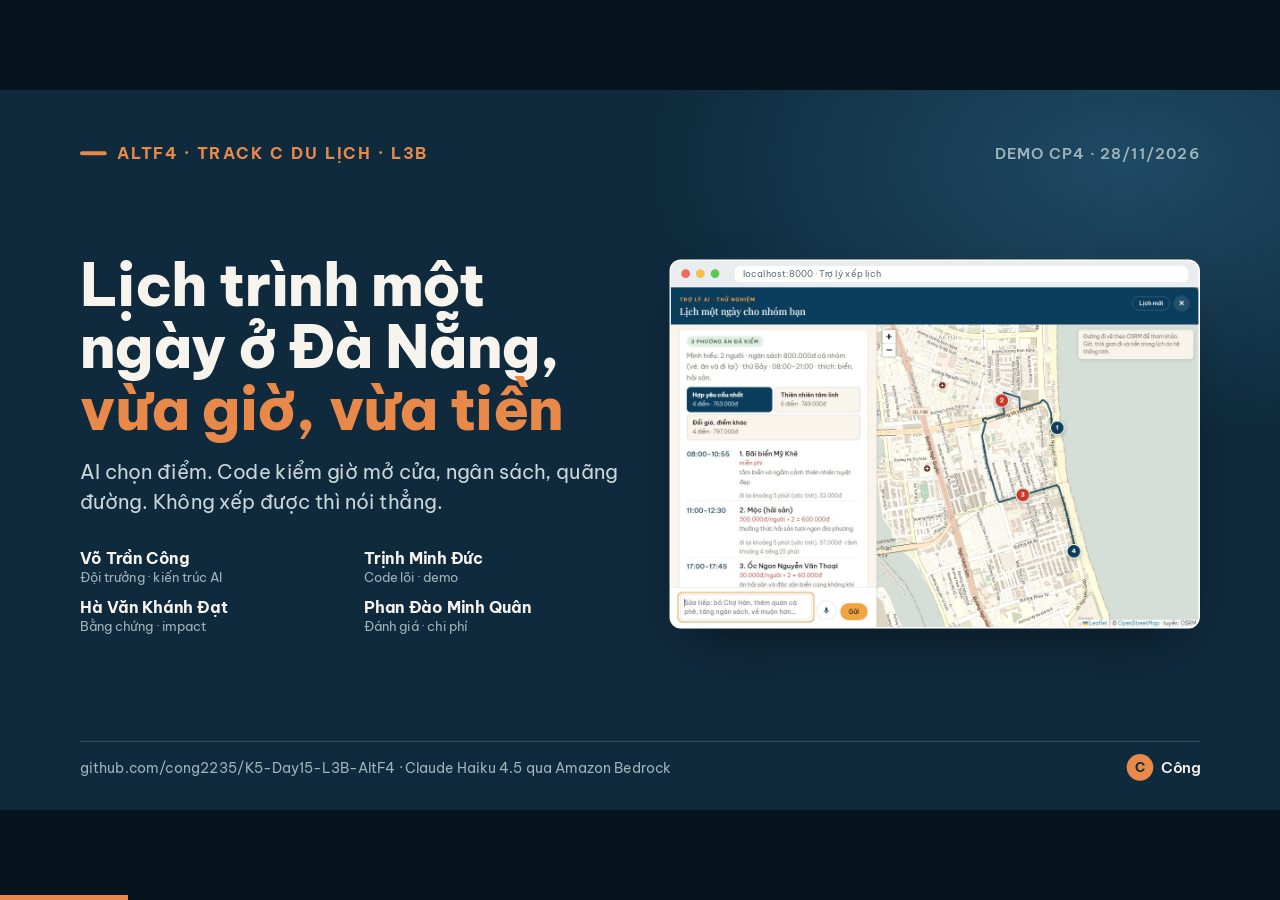
<file: slides/demo-slides.html>
<!doctype html>
<html lang="vi">
<head>
<meta charset="utf-8">
<meta name="viewport" content="width=device-width, initial-scale=1">
<title>AltF4 – Lịch trình 1 ngày Đà Nẵng (demo CP4)</title>
<link rel="preconnect" href="https://fonts.googleapis.com">
<link rel="stylesheet" href="https://fonts.googleapis.com/css2?family=Be+Vietnam+Pro:wght@400;500;600;700;800&display=swap">
<style>
@page { size: 1920px 1080px; margin: 0; }
* { box-sizing: border-box; margin: 0; padding: 0; }
:root {
  --navy: #0F2A3D; --teal: #0B6B74; --teal2: #DDEFEE; --sun: #E8894A; --sunbg: #FCEBDD;
  --sand: #F7F4EE; --mist: #E6F0EF; --ink: #0F2A3D; --body: #3D5060; --muted: #5E6E7A; --line: #D6DEE1;
  --ok: #1D6E49; --okbg: #DDF1E6; --warn: #9A3412; --warnbg: #FDEBD8;
}
html, body { margin: 0; }
body { font-family: 'Be Vietnam Pro', Arial, sans-serif; color: var(--ink); -webkit-print-color-adjust: exact; print-color-adjust: exact; }
b { font-weight: 700; }

/* ---------- khung trang ---------- */
section { width: 1920px; height: 1080px; position: relative; overflow: hidden; padding: 80px 120px 128px; background: var(--sand); display: flex; flex-direction: column; break-after: page; page-break-after: always; }
section.alt { background: var(--mist); }
section.dark { background: radial-gradient(1200px 700px at 88% 10%, #1E4A63 0%, transparent 60%), var(--navy); color: #F2EFE8; }
.top { display: flex; justify-content: space-between; align-items: center; }
.eyebrow { font-size: 24px; font-weight: 700; letter-spacing: 3px; text-transform: uppercase; color: var(--teal); display: flex; align-items: center; gap: 16px; }
.eyebrow::before { content: ""; width: 40px; height: 6px; border-radius: 3px; background: var(--sun); }
.dark .eyebrow { color: var(--sun); }
.pg { font-size: 22px; font-weight: 600; letter-spacing: 2px; color: var(--muted); }
.dark .pg { color: #9FB3BA; }
h2 { font-size: 62px; font-weight: 800; line-height: 1.1; margin-top: 18px; letter-spacing: -.5px; }
.dark h2 { color: #F7F4EE; }
h3 { font-size: 30px; font-weight: 700; line-height: 1.25; }
.lede { font-size: 30px; line-height: 1.45; color: var(--body); margin-top: 16px; }
.dark .lede { color: #C9D6DA; }
.small { font-size: 22px; line-height: 1.45; color: var(--muted); }
.hl { color: var(--teal); }
.dark .hl { color: var(--sun); }

.foot { position: absolute; left: 120px; right: 120px; bottom: 44px; display: flex; justify-content: space-between; align-items: center; gap: 40px; border-top: 2px solid var(--line); padding-top: 18px; }
.dark .foot { border-color: rgba(255,255,255,.14); }
.foot .src { font-size: 21px; color: var(--muted); }
.dark .foot .src { color: #9FB3BA; }
.speaker { display: flex; align-items: center; gap: 12px; font-size: 22px; font-weight: 600; white-space: nowrap; }
.speaker i { font-style: normal; width: 40px; height: 40px; border-radius: 50%; background: var(--teal); color: #fff; display: grid; place-items: center; font-size: 19px; font-weight: 700; }
.dark .speaker i { background: var(--sun); color: var(--navy); }

.card { background: #fff; border: 2px solid var(--line); border-radius: 22px; padding: 30px 34px; box-shadow: 0 14px 36px -22px rgba(15,42,61,.35); }
.big { font-size: 120px; font-weight: 800; line-height: 1; letter-spacing: -3px; color: var(--teal); }
.lbl { font-size: 28px; line-height: 1.35; margin-top: 14px; }
.src-note { font-size: 20px; color: var(--muted); margin-top: 12px; }

/* khung trình duyệt bọc ảnh chụp giao diện */
.browser { border-radius: 18px; overflow: hidden; background: #fff; box-shadow: 0 40px 80px -36px rgba(0,0,0,.55); border: 2px solid rgba(15,42,61,.12); }
.browser .chrome { height: 40px; background: #E9EDEF; display: flex; align-items: center; gap: 9px; padding: 0 16px; }
.browser .chrome i { width: 13px; height: 13px; border-radius: 50%; background: #C6CFD3; }
.browser .chrome i:nth-child(1) { background: #EC6A5E; } .browser .chrome i:nth-child(2) { background: #F4BF4F; } .browser .chrome i:nth-child(3) { background: #61C554; }
.browser .chrome span { margin-left: 14px; flex: 1; height: 24px; border-radius: 8px; background: #fff; font-size: 14px; color: var(--muted); display: flex; align-items: center; padding: 0 12px; }
.browser img { display: block; width: 100%; }
.dark .browser { border-color: rgba(255,255,255,.1); }

/* ---------- 1 · bìa ---------- */
.cover-grid { display: grid; grid-template-columns: 820px 1fr; gap: 64px; flex: 1; align-items: center; }
.cover-title { font-size: 88px; font-weight: 800; line-height: 1.06; color: #F7F4EE; letter-spacing: -1px; }
.cover-title .hl { color: var(--sun); }
.cover-sub { font-size: 30px; line-height: 1.45; color: #C9D6DA; margin-top: 28px; }
.team { display: grid; grid-template-columns: repeat(2, 1fr); gap: 18px 32px; margin-top: 48px; }
.member p:first-child { font-size: 24px; font-weight: 700; color: #F7F4EE; }
.member p:last-child { font-size: 19px; color: #9FB3BA; margin-top: 2px; }

/* ---------- 2 · pain ---------- */
.trio { display: grid; grid-template-columns: repeat(3, 1fr); gap: 32px; margin-top: 40px; }
.trio .card { padding: 36px 38px; }
.stack { display: flex; height: 16px; border-radius: 8px; overflow: hidden; margin-top: 18px; }
.keys { display: flex; gap: 18px; margin-top: 10px; font-size: 20px; color: var(--body); }
.keys span { display: inline-flex; align-items: center; gap: 8px; }
.keys i { width: 14px; height: 14px; border-radius: 4px; display: inline-block; }
.quote-row { display: grid; grid-template-columns: 1fr 1fr; gap: 32px; margin-top: 32px; }
.quote { background: #fff; border-left: 8px solid var(--sun); border-radius: 0 18px 18px 0; padding: 22px 30px; }
.quote .q { font-size: 30px; font-style: italic; line-height: 1.35; }
.quote .who { font-size: 20px; color: var(--muted); margin-top: 8px; }
.who-line { margin-top: 24px; font-size: 26px; color: var(--body); }

/* ---------- 3 · vì sao ---------- */
.two { display: grid; grid-template-columns: 1fr 1fr; gap: 40px; margin-top: 44px; }
.bars { display: flex; flex-direction: column; gap: 22px; margin-top: 26px; }
.bar { display: grid; grid-template-columns: 400px 1fr 50px; gap: 18px; align-items: center; }
.bar .name { font-size: 25px; line-height: 1.3; }
.bar .track { height: 38px; background: #E7ECEE; border-radius: 10px; overflow: hidden; }
.bar .fill { height: 38px; background: #A9BCC2; border-radius: 10px; }
.bar .fill.hi { background: linear-gradient(90deg, var(--teal), #13909B); }
.bar .val { font-size: 30px; font-weight: 800; text-align: right; }
.calc { margin-top: 26px; font-size: 22px; line-height: 1.55; color: var(--body); background: var(--mist); border-radius: 14px; padding: 16px 20px; }

/* ---------- 4 · giải pháp ---------- */
.flow { display: flex; align-items: stretch; margin-top: 44px; }
.step { flex: 1; border-radius: 18px; padding: 24px 22px; background: #fff; border: 3px solid var(--line); }
.step.ai { background: var(--teal2); border-color: var(--teal); }
.step .who { font-size: 17px; font-weight: 700; letter-spacing: 1.5px; text-transform: uppercase; color: var(--muted); }
.step.ai .who { color: var(--teal); }
.step h3 { font-size: 28px; margin-top: 6px; }
.step p { font-size: 21px; line-height: 1.35; color: var(--body); margin-top: 8px; }
.arrow { width: 44px; flex: none; display: grid; place-items: center; }
.loop { margin-top: 12px; display: flex; justify-content: center; }
.loop span { font-size: 21px; font-weight: 600; color: var(--warn); background: var(--sunbg); padding: 6px 18px; border-radius: 999px; }
.keys3 { display: grid; grid-template-columns: repeat(3, 1fr); gap: 28px; margin-top: 36px; }
.key { display: flex; gap: 18px; align-items: flex-start; }
.key .ic { flex: none; width: 56px; height: 56px; border-radius: 16px; background: var(--teal2); display: grid; place-items: center; }
.key h3 { font-size: 26px; }
.key p { font-size: 22px; line-height: 1.4; color: var(--body); margin-top: 4px; }
.vs-gpt { margin-top: 32px; display: flex; gap: 22px; align-items: center; background: var(--navy); color: #F2EFE8; border-radius: 18px; padding: 20px 28px; font-size: 23px; line-height: 1.4; }
.vs-gpt b { color: var(--sun); }

/* ---------- 5 · giao diện ---------- */
.ui-grid { display: grid; grid-template-columns: 1010px 1fr; gap: 48px; margin-top: 30px; align-items: start; }
.shot { position: relative; }
.pin { position: absolute; width: 50px; height: 50px; border-radius: 50%; background: var(--sun); color: var(--navy); font-size: 24px; font-weight: 800; display: grid; place-items: center; transform: translate(-50%, -50%); box-shadow: 0 0 0 6px rgba(232,137,74,.3), 0 8px 18px rgba(0,0,0,.25); }
.notes { display: flex; flex-direction: column; gap: 22px; }
.note { display: grid; grid-template-columns: 50px 1fr; gap: 18px; align-items: start; }
.note .n { width: 50px; height: 50px; border-radius: 50%; background: var(--sun); color: var(--navy); font-size: 24px; font-weight: 800; display: grid; place-items: center; }
.note h3 { font-size: 26px; }
.note p { font-size: 21px; line-height: 1.4; color: var(--body); margin-top: 4px; }

/* ---------- 6 · demo ---------- */
.demo-grid { display: grid; grid-template-columns: 410px 1fr; gap: 56px; margin-top: 30px; align-items: start; }
.script { display: flex; flex-direction: column; gap: 18px; }
.sc { display: grid; grid-template-columns: 64px 1fr; gap: 20px; align-items: start; background: #fff; border: 2px solid var(--line); border-radius: 18px; padding: 20px 24px; }
.sc .n { font-size: 44px; font-weight: 800; color: var(--teal); line-height: 1; }
.sc h3 { font-size: 25px; }
.sc p { font-size: 21px; line-height: 1.4; color: var(--body); margin-top: 6px; }
.sc .ask { font-style: italic; color: var(--ink); }
.sc.judge { background: var(--navy); border-color: var(--navy); }
.sc.judge .n { color: var(--sun); }
.sc.judge h3 { color: #F7F4EE; }
.sc.judge p { color: #C9D6DA; }

/* ---------- 7 · đánh giá ---------- */
.eval-grid { display: grid; grid-template-columns: 560px 1fr; gap: 40px; margin-top: 40px; }
.runs { display: flex; flex-direction: column; gap: 16px; margin-top: 22px; }
.run { display: grid; grid-template-columns: 120px 1fr 60px; gap: 16px; align-items: center; }
.run p { font-size: 22px; }
.run .trk { height: 34px; background: #E7ECEE; border-radius: 9px; overflow: hidden; }
.run .trk div { height: 34px; border-radius: 9px; }
.run .v { font-size: 28px; font-weight: 800; text-align: right; }
.metrics { display: grid; grid-template-columns: 1fr 1fr; gap: 20px; }
.metric { background: #fff; border: 2px solid var(--line); border-radius: 18px; padding: 20px 24px; display: flex; justify-content: space-between; align-items: center; gap: 16px; }
.metric p { font-size: 23px; line-height: 1.3; }
.metric small { display: block; font-size: 18px; color: var(--muted); margin-top: 4px; }
.metric .v { font-size: 38px; font-weight: 800; color: var(--teal); white-space: nowrap; display: flex; align-items: center; gap: 10px; }
.ck { display: inline-flex; width: 34px; height: 34px; border-radius: 50%; background: var(--okbg); color: var(--ok); align-items: center; justify-content: center; font-weight: 800; font-size: 20px; }
.fixrow { display: grid; grid-template-columns: 1fr 1fr; gap: 20px; margin-top: 20px; }
.fixrow .card { padding: 20px 26px; }
.fixrow h3 { font-size: 19px; letter-spacing: 1.5px; text-transform: uppercase; }
.fixrow p { font-size: 22px; line-height: 1.4; color: var(--body); margin-top: 8px; }

/* ---------- 8 · chi phí ---------- */
.cost-grid { display: grid; grid-template-columns: 1fr 1.15fr; gap: 40px; margin-top: 40px; }
.hero-cost { background: var(--navy); color: #F2EFE8; border-radius: 22px; padding: 40px 44px; }
.hero-cost .big { color: var(--sun); font-size: 132px; }
.hero-cost .src-note { color: #9FB3BA; }
.models { display: flex; flex-direction: column; gap: 4px; margin-top: 30px; }
.models div { display: flex; justify-content: space-between; font-size: 24px; padding: 12px 0; border-top: 2px solid rgba(255,255,255,.1); color: #C9D6DA; }
.models div b { color: #F7F4EE; }
.cmp-bars .row { margin-top: 26px; }
.cmp-bars .row .t { display: flex; justify-content: space-between; align-items: baseline; font-size: 24px; }
.cmp-bars .row .t > b { font-size: 30px; }
.cmp-bars .trk { height: 40px; border-radius: 10px; background: #E7ECEE; overflow: hidden; margin-top: 10px; }
.cmp-bars .trk div { height: 40px; border-radius: 10px; }
.month { display: grid; grid-template-columns: repeat(3, 1fr); gap: 16px; margin-top: 30px; }
.month div { background: var(--mist); border-radius: 14px; padding: 14px 18px; }
.month p:first-child { font-size: 18px; color: var(--muted); font-weight: 600; }
.month p:last-child { font-size: 30px; font-weight: 800; margin-top: 4px; }

/* ---------- 9 · kết luận ---------- */
.verdict-row { display: flex; align-items: center; gap: 56px; margin-top: 56px; }
.verdict { font-size: 168px; font-weight: 800; color: var(--sun); line-height: .9; letter-spacing: -4px; }
.vgrid { display: grid; grid-template-columns: repeat(3, 1fr); gap: 28px; margin-top: 64px; }
.vcard { background: rgba(255,255,255,.06); border: 2px solid rgba(255,255,255,.12); border-radius: 22px; padding: 34px; }
.vcard .k { font-size: 20px; font-weight: 700; letter-spacing: 2px; text-transform: uppercase; color: var(--sun); display: flex; gap: 10px; align-items: center; }
.vcard .n { font-size: 72px; font-weight: 800; color: #F7F4EE; margin-top: 14px; line-height: 1.05; }
.vcard p { font-size: 22px; line-height: 1.45; color: #C9D6DA; margin-top: 12px; }
.cond { margin-top: 44px; display: flex; gap: 22px; align-items: center; border: 2px dashed rgba(232,137,74,.6); border-radius: 18px; padding: 20px 28px; font-size: 24px; line-height: 1.4; color: #F2EFE8; }

/* ---------- 10 · tuần tới ---------- */
.nextlist { display: grid; grid-template-columns: repeat(3, 1fr); gap: 28px; margin-top: 48px; }
.nx { display: flex; flex-direction: column; gap: 14px; }
.nx .n { font-size: 72px; font-weight: 800; color: var(--teal); line-height: 1; }
.nx h3 { font-size: 32px; }
.nx p { font-size: 24px; line-height: 1.45; color: var(--body); }
.nx .measure { margin-top: auto; padding-top: 16px; border-top: 2px solid #EBEFF0; font-size: 21px; }
.nx .measure b { color: var(--teal); }
.thanks { margin-top: auto; display: flex; justify-content: space-between; align-items: center; background: var(--navy); color: #F2EFE8; border-radius: 20px; padding: 24px 32px; }
.thanks p { font-size: 28px; font-weight: 700; }
.thanks span { font-size: 22px; color: #9FB3BA; }

/* ---------- chế độ trình chiếu (chỉ trên màn hình) ---------- */
@media screen {
  html, body { height: 100%; overflow: hidden; background: #06141E; }
  section { position: absolute; left: 50%; top: 50%; transform: translate(-50%, -50%) scale(var(--s, 1)); opacity: 0; visibility: hidden; }
  body.anim section { transition: opacity .35s ease, visibility .35s; }
  section.on { opacity: 1; visibility: visible; }
  body.anim section.on .rise { animation: rise .55s cubic-bezier(.2,.7,.2,1) both; }
  body.anim section.on .rise:nth-child(2) { animation-delay: .07s; }
  body.anim section.on .rise:nth-child(3) { animation-delay: .14s; }
  body.anim section.on .rise:nth-child(4) { animation-delay: .21s; }
  body.anim section.on .pin { animation: pop .4s .5s cubic-bezier(.2,.9,.3,1.4) both; }
  @keyframes rise { from { opacity: 0; transform: translateY(18px); } to { opacity: 1; transform: none; } }
  @keyframes pop { from { opacity: 0; transform: translate(-50%, -50%) scale(.3); } to { opacity: 1; transform: translate(-50%, -50%) scale(1); } }
  .hud { position: fixed; left: 0; right: 0; bottom: 0; z-index: 10; }
  .hud .prog { height: 5px; background: var(--sun); width: 0; transition: width .35s ease; }
  .hud .ctl { position: fixed; right: 18px; bottom: 16px; display: flex; gap: 8px; align-items: center; opacity: 0; pointer-events: none; transition: opacity .25s; }
  body.mouse .hud .ctl, .hud .ctl:hover, .hud .ctl:focus-within { opacity: 1; pointer-events: auto; }
  .hud button { width: 40px; height: 40px; border-radius: 10px; border: 0; background: rgba(15,42,61,.85); color: #fff; font: 700 18px 'Be Vietnam Pro', Arial, sans-serif; cursor: pointer; }
  .hud button:focus-visible { outline: 3px solid var(--sun); outline-offset: 2px; }
  .hud .cnt { font: 600 15px 'Be Vietnam Pro', Arial, sans-serif; color: #fff; background: rgba(15,42,61,.85); padding: 9px 12px; border-radius: 10px; min-width: 70px; text-align: center; }
}
section.center > h2 + * { margin-top: auto !important; }
section.center > :nth-last-child(2) { margin-bottom: auto; }
@media print { .hud { display: none; } section { position: relative; } }
@media (prefers-reduced-motion: reduce) {
  body.anim section, body.anim section.on .rise, body.anim section.on .pin { transition: none !important; animation: none !important; }
}
</style>
</head>
<body>

<!-- 1 · BÌA -->
<section id="cover" class="dark">
  <div class="top"><p class="eyebrow">AltF4 · Track C Du lịch · L3B</p><p class="pg">DEMO CP4 · 28/11/2026</p></div>
  <div class="cover-grid">
    <div>
      <h1 class="cover-title rise">Lịch trình một ngày ở Đà Nẵng, <span class="hl">vừa giờ, vừa tiền</span></h1>
      <p class="cover-sub rise">AI chọn điểm. Code kiểm giờ mở cửa, ngân sách, quãng đường. Không xếp được thì nói thẳng.</p>
      <div class="team rise">
        <div class="member"><p>Võ Trần Công</p><p>Đội trưởng · kiến trúc AI</p></div>
        <div class="member"><p>Trịnh Minh Đức</p><p>Code lõi · demo</p></div>
        <div class="member"><p>Hà Văn Khánh Đạt</p><p>Bằng chứng · impact</p></div>
        <div class="member"><p>Phan Đào Minh Quân</p><p>Đánh giá · chi phí</p></div>
      </div>
    </div>
    <div class="browser rise">
      <div class="chrome"><i></i><i></i><i></i><span>localhost:8000 · Trợ lý xếp lịch</span></div>
      <img src="img/ui-t01.jpg" alt="Giao diện trợ lý xếp lịch: 3 phương án đã kiểm và bản đồ tuyến đường">
    </div>
  </div>
  <div class="foot"><p class="src">github.com/cong2235/K5-Day15-L3B-AltF4 · Claude Haiku 4.5 qua Amazon Bedrock</p><p class="speaker"><i>C</i>Công</p></div>
</section>

<!-- 2 · PAIN -->
<section id="pain" class="center">
  <div class="top"><p class="eyebrow">Người dùng &amp; chỗ đau</p><p class="pg">02 / 10</p></div>
  <h2>Tự đi Đà Nẵng: 90 phút lên lịch, đến nơi vẫn đóng cửa</h2>
  <p class="who-line"><b>Người dùng:</b> người lên lịch trong nhóm bạn trẻ 2–4 người, lần đầu tự đi Đà Nẵng.</p>
  <div class="trio">
    <div class="card rise">
      <p class="big">59%</p>
      <p class="lbl">chuyến gặp sự cố giờ hoặc quãng đường <span class="small">(13/22)</span></p>
      <div class="stack"><div style="width:41.2%;background:var(--teal)"></div><div style="width:47%;background:#5FA8AE"></div><div style="width:11.8%;background:var(--sun)"></div></div>
      <div class="keys"><span><i style="background:var(--teal)"></i>đóng cửa 7</span><span><i style="background:#5FA8AE"></i>đi vòng 8</span><span><i style="background:var(--sun)"></i>bỏ điểm 2</span></div>
    </div>
    <div class="card rise">
      <p class="big">90’</p>
      <p class="lbl">trung vị thời gian lên lịch cho một ngày</p>
      <p class="src-note">Câu 6 · n = 21</p>
    </div>
    <div class="card rise">
      <p class="big">7/15</p>
      <p class="lbl">người dùng AI chung gặp giờ, giá hoặc địa điểm sai</p>
      <p class="src-note">Câu 11</p>
    </div>
  </div>
  <div class="quote-row">
    <div class="quote rise"><p class="q">“Chỗ đi chơi quá xa, phải sắp xếp lại lịch”</p><p class="who">Phiếu khảo sát 22</p></div>
    <div class="quote rise"><p class="q">“tiền đi chơi quá đắt , phải xin thêm”</p><p class="who">Phiếu khảo sát 21</p></div>
  </div>
  <div class="foot"><p class="src">Khảo sát qua Zalo 27–28/11/2026 · 26 phiếu, lọc còn n = 22 · evidence/summary.md</p><p class="speaker"><i>Đ</i>Đạt</p></div>
</section>

<!-- 3 · VÌ SAO CHỌN -->
<section id="impact" class="alt center">
  <div class="top"><p class="eyebrow">Vì sao chọn bài này</p><p class="pg">03 / 10</p></div>
  <h2>Phần mất công nhất là xếp lịch, không phải tìm chỗ</h2>
  <div class="two">
    <div class="card rise">
      <h3>Phần nào mất công nhất? <span class="small">· câu 10, n = 22</span></h3>
      <div class="bars">
        <div class="bar"><p class="name"><b>Tính thứ tự + ước tiền + kiểm giờ</b></p><div class="track"><div class="fill hi" style="width:100%"></div></div><p class="val hl">10</p></div>
        <div class="bar"><p class="name">Tìm chỗ đáng đi, quán đáng ăn</p><div class="track"><div class="fill" style="width:60%"></div></div><p class="val">6</p></div>
        <div class="bar"><p class="name">Thống nhất ý kiến cả nhóm</p><div class="track"><div class="fill" style="width:40%"></div></div><p class="val">4</p></div>
        <div class="bar"><p class="name">Không biết nguồn nào đáng tin</p><div class="track"><div class="fill" style="width:20%"></div></div><p class="val">2</p></div>
      </div>
      <p class="small" style="margin-top:26px"><b>Đã loại:</b> gợi ý quán đặc sản (khó đo) · xếp lại khi mưa (thiếu dữ liệu thời tiết).</p>
    </div>
    <div class="card rise">
      <h3>Impact mỗi tháng ở Đà Nẵng</h3>
      <div style="display:grid;grid-template-columns:1fr 1fr;gap:20px;margin-top:26px">
        <div><p class="big" style="font-size:84px;white-space:nowrap">129.000</p><p class="lbl">giờ lên lịch</p></div>
        <div><p class="big" style="font-size:84px;white-space:nowrap;color:var(--sun)">51.000</p><p class="lbl">chuyến gặp sự cố</p></div>
      </div>
      <p class="calc">≈ 86.000 chuyến tự đi / tháng <span class="small">(860.000 lượt khách nội địa × 10%, tự ước tính)</span><br>× 90 phút lên lịch · × 59% gặp sự cố</p>
    </div>
  </div>
  <div class="foot"><p class="src">spec.md §2 · lượt khách: Cục Thống kê Đà Nẵng qua baovanhoa.vn</p><p class="speaker"><i>Đ</i>Đạt</p></div>
</section>

<!-- 4 · GIẢI PHÁP -->
<section id="solution" class="center">
  <div class="top"><p class="eyebrow">Giải pháp</p><p class="pg">04 / 10</p></div>
  <h2>AI chọn điểm, code kiểm giờ, tiền, quãng đường</h2>
  <div class="flow rise">
    <div class="step ai"><p class="who">AI</p><h3>Hiểu yêu cầu</h3><p>Câu tự do → ngân sách, số người, giờ, sở thích</p></div>
    <div class="arrow"><svg width="30" height="24" viewBox="0 0 30 24"><path d="M2 12h22M17 4l9 8-9 8" fill="none" stroke="#5E6E7A" stroke-width="3" stroke-linecap="round" stroke-linejoin="round"/></svg></div>
    <div class="step"><p class="who">Code</p><h3>Lọc ứng viên</h3><p>34 điểm có nguồn, giờ mở, giá</p></div>
    <div class="arrow"><svg width="30" height="24" viewBox="0 0 30 24"><path d="M2 12h22M17 4l9 8-9 8" fill="none" stroke="#5E6E7A" stroke-width="3" stroke-linecap="round" stroke-linejoin="round"/></svg></div>
    <div class="step ai"><p class="who">AI</p><h3>Đề xuất</h3><p>Chỉ chọn điểm và thứ tự</p></div>
    <div class="arrow"><svg width="30" height="24" viewBox="0 0 30 24"><path d="M2 12h22M17 4l9 8-9 8" fill="none" stroke="#5E6E7A" stroke-width="3" stroke-linecap="round" stroke-linejoin="round"/></svg></div>
    <div class="step"><p class="who">Code</p><h3>Kiểm lịch</h3><p>Đóng cửa, trễ giờ, vượt tiền, thiếu bữa</p></div>
    <div class="arrow"><svg width="30" height="24" viewBox="0 0 30 24"><path d="M2 12h22M17 4l9 8-9 8" fill="none" stroke="#5E6E7A" stroke-width="3" stroke-linecap="round" stroke-linejoin="round"/></svg></div>
    <div class="step ai"><p class="who">AI</p><h3>Sửa lịch</h3><p>Theo đúng lỗi code chỉ ra</p></div>
    <div class="arrow"><svg width="30" height="24" viewBox="0 0 30 24"><path d="M2 12h22M17 4l9 8-9 8" fill="none" stroke="#5E6E7A" stroke-width="3" stroke-linecap="round" stroke-linejoin="round"/></svg></div>
    <div class="step"><p class="who">Code</p><h3>Kết quả</h3><p>Lịch + tổng tiền, hoặc “không xếp được” + cách nới</p></div>
  </div>
  <div class="loop"><span>↺ Kiểm → sửa tối đa 3 vòng</span></div>
  <div class="keys3">
    <div class="key rise"><div class="ic"><svg width="30" height="30" viewBox="0 0 24 24" fill="none" stroke="#0B6B74" stroke-width="2.4" stroke-linecap="round" stroke-linejoin="round"><polyline points="20 6 9 17 4 12"/></svg></div><div><h3>Số do code tính</h3><p>Tiền, giờ, quãng đường không do model viết.</p></div></div>
    <div class="key rise"><div class="ic"><svg width="30" height="30" viewBox="0 0 24 24" fill="none" stroke="#0B6B74" stroke-width="2.4" stroke-linecap="round" stroke-linejoin="round"><circle cx="12" cy="12" r="9"/><line x1="8" y1="12" x2="16" y2="12"/></svg></div><div><h3>Nói thẳng khi không được</h3><p>Kèm cách nới mà code đã kiểm.</p></div></div>
    <div class="key rise"><div class="ic"><svg width="30" height="30" viewBox="0 0 24 24" fill="none" stroke="#0B6B74" stroke-width="2.4" stroke-linecap="round" stroke-linejoin="round"><path d="M12 3l8 4v5c0 5-3.5 8-8 9-4.5-1-8-4-8-9V7z"/></svg></div><div><h3>AI gợi ý, người quyết</h3><p>Không đặt vé, không thanh toán.</p></div></div>
  </div>
  <div class="vs-gpt rise">
    <svg width="36" height="36" viewBox="0 0 24 24" fill="none" stroke="#E8894A" stroke-width="2.4" stroke-linecap="round" stroke-linejoin="round" style="flex:none"><circle cx="12" cy="12" r="9"/><line x1="12" y1="8" x2="12" y2="12.5"/><circle cx="12" cy="16.3" r=".6" fill="#E8894A"/></svg>
    <p><b>Khác ChatGPT:</b> thử 4 câu, cả 4 bảng chi của ChatGPT cộng vừa khít ngân sách nhờ một dòng “dự phòng”. Lịch của nhóm có số lần ngược được về dữ liệu.</p>
  </div>
  <div class="foot"><p class="src">spec.md §3, §4 · docs/design.md · docs/so-sanh-chatgpt.md</p><p class="speaker"><i>C</i>Công</p></div>
</section>

<!-- 5 · GIAO DIỆN -->
<section id="ui" class="alt">
  <div class="top"><p class="eyebrow">Giao diện</p><p class="pg">05 / 10</p></div>
  <h2>Gõ một câu, nhận 2–3 lịch đã kiểm và đường đi</h2>
  <div class="ui-grid">
    <div class="shot rise">
      <div class="browser">
        <div class="chrome"><i></i><i></i><i></i><span>localhost:8000 · Trợ lý xếp lịch</span></div>
        <img src="img/ui-t01.jpg" alt="Trợ lý xếp lịch trả lời câu T01: 3 phương án đã kiểm, lịch từng giờ và bản đồ">
      </div>
      <span class="pin" style="left:41%;top:38%">1</span>
      <span class="pin" style="left:1.5%;top:62%">2</span>
      <span class="pin" style="left:88%;top:60%">3</span>
      <span class="pin" style="left:31%;top:93%">4</span>
    </div>
    <div class="notes">
      <div class="note rise"><span class="n">1</span><div><h3>2–3 phương án đã kiểm</h3><p>Mỗi phương án ghi số điểm và tổng tiền, tất cả đều đã qua bước kiểm.</p></div></div>
      <div class="note rise"><span class="n">2</span><div><h3>Lịch từng giờ</h3><p>Giá vé × số người, tiền và phút đi lại, lý do chọn từng điểm.</p></div></div>
      <div class="note rise"><span class="n">3</span><div><h3>Bản đồ tuyến đường</h3><p>Đánh số theo thứ tự đi, đổi theo phương án đang chọn.</p></div></div>
      <div class="note rise"><span class="n">4</span><div><h3>Sửa bằng lời</h3><p>Gõ hoặc nói: “bỏ Chợ Hàn”, “tăng ngân sách lên 1 triệu”.</p></div></div>
    </div>
  </div>
  <div class="foot"><p class="src">Ảnh chụp web/ chạy thật với Claude Haiku 4.5, câu T01 · python web/server.py</p><p class="speaker"><i>Đ</i>Đức</p></div>
</section>

<!-- 6 · DEMO -->
<section id="demo">
  <div class="top"><p class="eyebrow">Demo live</p><p class="pg">06 / 10</p></div>
  <h2>Một ca thường, một ca không xếp được</h2>
  <div class="demo-grid">
    <div class="browser rise" style="width:410px">
      <div class="chrome"><i></i><i></i><i></i><span>Ca khó · K01</span></div>
      <img src="img/ui-k01.jpg" alt="Trợ lý trả lời câu K01: chưa xếp được, nêu lý do và cách nới đã kiểm">
    </div>
    <div class="script">
      <div class="sc rise"><p class="n">1</p><div><h3>Ca thường · T01</h3><p class="ask">“2 người, 800k cả nhóm, thứ Bảy 8h–21h, thích biển với hải sản.”</p><p>→ 3 phương án, lịch chính 763.000đ gồm cả đi lại.</p></div></div>
      <div class="sc rise"><p class="n">2</p><div><h3>Sửa tiếp bằng lời</h3><p class="ask">“bỏ Chợ Hàn”, “về muộn hơn tới 22h”</p><p>→ lịch được sửa và kiểm lại, điểm đã bỏ không quay lại.</p></div></div>
      <div class="sc rise"><p class="n">3</p><div><h3>Ca khó · K01 (ảnh bên trái)</h3><p class="ask">“3 người, tổng 300k, muốn đi cả Bà Nà Hills và Hội An.”</p><p>→ “Chưa xếp được”: vé đã vượt 300k, kèm cách nới đã kiểm.</p></div></div>
      <div class="sc judge rise"><p class="n">?</p><div><h3>Mời ban giám khảo gõ một câu bất kỳ</h3><p>Mất mạng hoặc API quá 30 giây → bật video dự phòng (link trong README).</p></div></div>
    </div>
  </div>
  <div class="foot"><p class="src">eval/benchmark.csv (T01, K01) · eval/run-3.csv</p><p class="speaker"><i>Đ</i>Đức</p></div>
</section>

<!-- 7 · ĐÁNH GIÁ -->
<section id="eval" class="alt center">
  <div class="top"><p class="eyebrow">Đánh giá thế nào</p><p class="pg">07 / 10</p></div>
  <h2>30 câu thử chấm bằng code: 27 → 28/30</h2>
  <div class="eval-grid">
    <div class="card rise">
      <h3>Ba lượt, cùng model và grader</h3>
      <div class="runs">
        <div class="run"><p>Lượt 1</p><div class="trk"><div style="width:90%;background:#5FA8AE"></div></div><p class="v">27</p></div>
        <div class="run"><p style="color:var(--warn)">Run-2</p><div class="trk"><div style="width:86.7%;background:#E9B58F"></div></div><p class="v" style="color:var(--warn)">26</p></div>
        <div class="run"><p><b>Lượt 2</b></p><div class="trk"><div style="width:93.3%;background:var(--teal)"></div></div><p class="v hl">28</p></div>
      </div>
      <p class="small" style="margin-top:22px">Bộ câu: 6 thường · 18 khó · 6 từ chối, 11/30 từ người dùng hoặc dữ kiện thật. Run-2 tụt vẫn ghi lại.</p>
    </div>
    <div>
      <div class="metrics">
        <div class="metric rise"><p>Không vi phạm ràng buộc<small>cần ≥ 17/19</small></p><p class="v">19/19<span class="ck">✓</span></p></div>
        <div class="metric rise"><p>Không bịa địa điểm<small>cần 30/30</small></p><p class="v">30/30<span class="ck">✓</span></p></div>
        <div class="metric rise"><p>Xử lý bất khả thi<small>cần 3/3</small></p><p class="v">3/3<span class="ck">✓</span></p></div>
        <div class="metric rise"><p>Từ chối đúng<small>cần 6/6</small></p><p class="v">6/6<span class="ck">✓</span></p></div>
      </div>
      <div class="fixrow">
        <div class="card rise"><h3 class="hl">Đã sửa</h3><p><b>K18:</b> quán chỉ mở sáng làm cả lịch “không xếp được” → giờ đổi quán, giữ lịch.</p></div>
        <div class="card rise"><h3 style="color:var(--warn)">Còn trượt</h3><p><b>T05</b> lỡ giờ phun lửa cầu Rồng · <b>K09</b> bỏ vế “yên tĩnh”.</p></div>
      </div>
    </div>
  </div>
  <div class="foot"><p class="src">eval/report.md · run-1@20261128-000747 · run-3@20261128-124115 · eval/metric_spec.yaml</p><p class="speaker"><i>Q</i>Quân</p></div>
</section>

<!-- 8 · CHI PHÍ -->
<section id="cost" class="center">
  <div class="top"><p class="eyebrow">Chi phí khi dùng thật</p><p class="pg">08 / 10</p></div>
  <h2>≈ 1.231 ₫ cho mỗi lịch dùng được</h2>
  <div class="cost-grid">
    <div class="hero-cost rise">
      <p class="small" style="color:#9FB3BA;font-weight:600;letter-spacing:1px;text-transform:uppercase">Mỗi task thành công · Haiku 4.5</p>
      <p class="big" style="margin-top:12px">1.231 ₫</p>
      <p class="src-note">= 1.149 ₫ / phiên ÷ 93% tỉ lệ đạt (run-3) · 50 phiên mô phỏng</p>
      <div class="models">
        <div><span>Haiku 5.5 (rẻ hơn)</span><b>123 ₫</b></div>
        <div><span>Sonnet 4.6 (lớn hơn)</span><b>3.692 ₫</b></div>
      </div>
    </div>
    <div class="card cmp-bars rise">
      <h3>Mỗi người mỗi tháng (kịch bản cơ sở)</h3>
      <div class="row"><div class="t"><span>Giá trị 90 phút tự lên lịch <span class="small">· 25.000 ₫/giờ, tự ước tính</span></span><b>37.500 ₫</b></div><div class="trk"><div style="width:100%;background:#A9BCC2"></div></div></div>
      <div class="row"><div class="t"><span><b>Chi phí model</b> Haiku 4.5</span><b style="color:var(--warn)">1.435 ₫ ≈ 4%</b></div><div class="trk"><div style="width:3.8%;background:var(--sun)"></div></div></div>
      <div class="month">
        <div><p>1.400 người / tháng</p><p>2,0 tr ₫</p></div>
        <div><p>2.800 người · cơ sở</p><p>4,0 tr ₫</p></div>
        <div><p>8.500 người / tháng</p><p>12,2 tr ₫</p></div>
      </div>
    </div>
  </div>
  <div class="foot"><p class="src">cost/simulate-2-summary.md · cost/cost-estimate.md · 26.000 ₫/USD (tự ước tính) · chưa tính hosting</p><p class="speaker"><i>Q</i>Quân</p></div>
</section>

<!-- 9 · KẾT LUẬN -->
<section id="verdict" class="dark">
  <div class="top"><p class="eyebrow">Kết luận</p><p class="pg">09 / 10</p></div>
  <div class="verdict-row">
    <p class="verdict rise">GO</p>
    <div class="rise">
      <h2 style="margin-top:0;font-size:52px">Lượt 2 đạt chuẩn cả 4 metric</h2>
      <p class="lede" style="margin-top:10px">Pain có thật, đo được, đáng tiền.</p>
    </div>
  </div>
  <div class="vgrid">
    <div class="vcard rise"><p class="k"><svg width="24" height="24" viewBox="0 0 24 24" fill="none" stroke="#E8894A" stroke-width="3" stroke-linecap="round" stroke-linejoin="round"><polyline points="20 6 9 17 4 12"/></svg>Pain có thật</p><p class="n">59% · 90’</p><p>chuyến gặp sự cố · phút lên lịch một ngày</p></div>
    <div class="vcard rise"><p class="k"><svg width="24" height="24" viewBox="0 0 24 24" fill="none" stroke="#E8894A" stroke-width="3" stroke-linecap="round" stroke-linejoin="round"><polyline points="20 6 9 17 4 12"/></svg>Đo được</p><p class="n">28/30</p><p>4/4 metric đạt; 30/30 không bịa địa điểm</p></div>
    <div class="vcard rise"><p class="k"><svg width="24" height="24" viewBox="0 0 24 24" fill="none" stroke="#E8894A" stroke-width="3" stroke-linecap="round" stroke-linejoin="round"><polyline points="20 6 9 17 4 12"/></svg>Đáng tiền</p><p class="n">≈ 1.231 ₫</p><p>mỗi lịch dùng được, ≈ 4% giá trị thời gian lên lịch</p></div>
  </div>
  <div class="cond rise">
    <svg width="36" height="36" viewBox="0 0 24 24" fill="none" stroke="#E8894A" stroke-width="2.4" stroke-linecap="round" stroke-linejoin="round" style="flex:none"><circle cx="12" cy="12" r="9"/><line x1="12" y1="8" x2="12" y2="12.5"/><circle cx="12" cy="16.3" r=".6" fill="#E8894A"/></svg>
    <p><b style="color:var(--sun)">Còn phải chứng minh:</b> công cụ có thật sự rút ngắn 90 phút lên lịch không — chưa có người dùng thử bấm giờ.</p>
  </div>
  <div class="foot"><p class="src">Số dẫn từ trang 02, 07, 08 · validation/log.md</p><p class="speaker"><i>C</i>Công</p></div>
</section>

<!-- 10 · TUẦN TỚI -->
<section id="next">
  <div class="top"><p class="eyebrow">Nếu có thêm 1 tuần</p><p class="pg">10 / 10</p></div>
  <h2>Ba việc tiếp theo</h2>
  <div class="nextlist">
    <div class="card nx rise"><p class="n">1</p><h3>Sửa 2 câu còn trượt</h3><p>T05: đưa giờ phun lửa cầu Rồng vào bước xếp giờ. K09: nói rõ đánh đổi khi sở thích mâu thuẫn.</p><p class="measure">Đo: <b>30/30</b>, mỗi câu chạy ≥ 3 lần</p></div>
    <div class="card nx rise"><p class="n">2</p><h3>Thêm dữ liệu</h3><p>Giờ lái xe ban ngày tới Bà Nà, Hội An; thêm quán hải sản và quán tối ở Hội An.</p><p class="measure">Đo: thêm câu thử từ <b>người dùng thật</b></p></div>
    <div class="card nx rise"><p class="n">3</p><h3>Cho người thật dùng thử</h3><p>5–10 nhóm bạn dùng trước chuyến đi thật, bấm giờ từ lúc gõ tới lúc chốt lịch.</p><p class="measure">Đo: <b>số phút</b> so với 90 phút</p></div>
  </div>
  <div class="thanks rise"><p>Cảm ơn ban giám khảo — mời đặt câu hỏi</p><span>github.com/cong2235/K5-Day15-L3B-AltF4</span></div>
  <div class="foot"><p class="src">eval/report.md mục 4 · validation/log.md</p><p class="speaker"><i>C</i>Công</p></div>
</section>

<div class="hud">
  <div class="prog"></div>
  <div class="ctl">
    <button type="button" data-go="-1" aria-label="Trang trước">‹</button>
    <span class="cnt">1 / 10</span>
    <button type="button" data-go="1" aria-label="Trang sau">›</button>
    <button type="button" data-fs aria-label="Toàn màn hình">⤢</button>
  </div>
</div>

<script>
(function () {
  var slides = Array.prototype.slice.call(document.querySelectorAll('section'));
  var prog = document.querySelector('.hud .prog');
  var cnt = document.querySelector('.hud .cnt');
  var cur = 0, idle;

  function fit() {
    document.documentElement.style.setProperty('--s', Math.min(innerWidth / 1920, innerHeight / 1080));
  }
  function fromHash() {
    var h = location.hash.slice(1), n = parseInt(h, 10);
    if (!h) return 0;
    if (!isNaN(n)) return Math.max(0, Math.min(slides.length - 1, n - 1));
    var i = slides.findIndex(function (s) { return s.id === h; });
    return i < 0 ? 0 : i;
  }
  function show(n) {
    cur = Math.max(0, Math.min(slides.length - 1, n));
    slides.forEach(function (s, k) { s.classList.toggle('on', k === cur); });
    prog.style.width = ((cur + 1) / slides.length * 100) + '%';
    cnt.textContent = (cur + 1) + ' / ' + slides.length;
    if (location.hash !== '#' + (cur + 1)) history.replaceState(null, '', '#' + (cur + 1));
  }
  function fullscreen() {
    if (document.fullscreenElement) document.exitFullscreen();
    else if (document.documentElement.requestFullscreen) document.documentElement.requestFullscreen();
  }

  document.addEventListener('keydown', function (e) {
    var k = e.key;
    if (k === 'ArrowRight' || k === 'PageDown' || k === ' ' || k === 'Enter') { show(cur + 1); e.preventDefault(); }
    else if (k === 'ArrowLeft' || k === 'PageUp' || k === 'Backspace') { show(cur - 1); e.preventDefault(); }
    else if (k === 'Home') show(0);
    else if (k === 'End') show(slides.length - 1);
    else if (k === 'f' || k === 'F') fullscreen();
  });
  document.querySelectorAll('[data-go]').forEach(function (b) {
    b.addEventListener('click', function () { show(cur + Number(b.getAttribute('data-go'))); });
  });
  document.querySelector('[data-fs]').addEventListener('click', fullscreen);
  document.addEventListener('mousemove', function () {
    document.body.classList.add('mouse');
    clearTimeout(idle);
    idle = setTimeout(function () { document.body.classList.remove('mouse'); }, 2200);
  });
  var x0 = null;
  document.addEventListener('touchstart', function (e) { x0 = e.touches[0].clientX; }, { passive: true });
  document.addEventListener('touchend', function (e) {
    if (x0 === null) return;
    var dx = e.changedTouches[0].clientX - x0;
    if (Math.abs(dx) > 50) show(cur + (dx < 0 ? 1 : -1));
    x0 = null;
  });
  addEventListener('resize', fit);
  addEventListener('hashchange', function () { show(fromHash()); });

  fit();
  show(fromHash());
  requestAnimationFrame(function () { requestAnimationFrame(function () { document.body.classList.add('anim'); }); });
})();
</script>
</body>
</html>
</file>
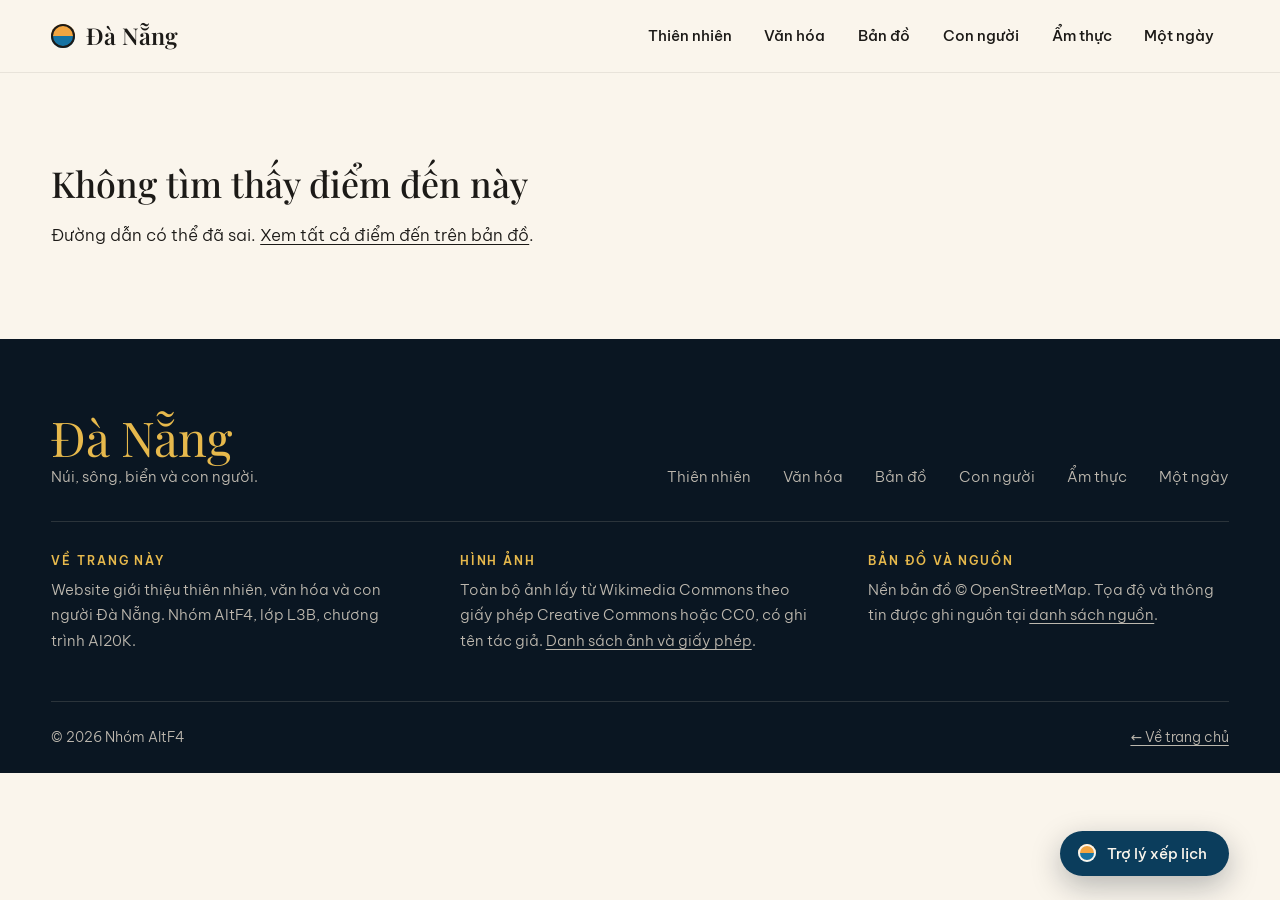
<file: web/dia-diem.html>
<!doctype html>
<html lang="vi">
<head>
  <meta charset="utf-8">
  <meta name="viewport" content="width=device-width, initial-scale=1">
  <title>Điểm đến — Đà Nẵng</title>
  <meta name="description" content="Điểm đến ở Đà Nẵng.">
  <link rel="preconnect" href="https://fonts.googleapis.com">
  <link rel="preconnect" href="https://fonts.gstatic.com" crossorigin>
  <link href="https://fonts.googleapis.com/css2?family=Be+Vietnam+Pro:wght@300;400;500;600&family=Playfair+Display:ital,wght@0,500;0,600;1,500&display=swap" rel="stylesheet">
  <link rel="stylesheet" href="assets/vendor/leaflet/leaflet.css">
  <link rel="stylesheet" href="assets/css/style.css">
  <script>document.documentElement.classList.add('js')</script>
</head>
<body>
<a class="skip-link" href="#noi-dung">Bỏ qua, tới nội dung chính</a>

<header class="site-header" data-header>
  <div class="wrap site-header__inner">
    <a class="brand" href="index.html" aria-label="Đà Nẵng, về trang chủ">
      <span class="brand__mark" aria-hidden="true"></span>Đà Nẵng
    </a>
    <nav class="nav" aria-label="Các phần của trang chủ">
      <ul>
        <li><a href="index.html#thien-nhien">Thiên nhiên</a></li>
        <li><a href="index.html#van-hoa">Văn hóa</a></li>
        <li><a href="index.html#ban-do">Bản đồ</a></li>
        <li><a href="index.html#con-nguoi">Con người</a></li>
        <li><a href="index.html#am-thuc">Ẩm thực</a></li>
        <li><a href="index.html#mot-ngay">Một ngày</a></li>
      </ul>
    </nav>
  </div>
</header>

<div data-place-root>
  <section class="hero hero--page" data-hero aria-labelledby="place-title">
    <div class="hero__media" data-parallax><img data-hero-img src="" alt="" width="1600" height="1000"></div>
    <div class="hero__shade" aria-hidden="true"></div>
    <div class="wrap hero__content hero__content--page">
      <nav class="crumbs" aria-label="Đường dẫn" data-crumbs></nav>
      <p class="hero__eyebrow" data-eyebrow></p>
      <h1 class="hero__title hero__title--page" id="place-title" data-name></h1>
      <p class="hero__lede" data-lead></p>
    </div>
    <p class="hero__credit" data-hero-credit></p>
  </section>

  <main id="noi-dung">
    <section class="section">
      <div class="wrap place">
        <article class="place__main">
          <div class="place__body" data-body></div>
          <h2 class="place__h">Nên làm gì</h2>
          <ol class="todo" data-todo></ol>
          <aside class="tip">
            <p class="kicker">Lưu ý</p>
            <p data-tip></p>
          </aside>
        </article>
        <aside class="place__aside" aria-label="Vị trí">
          <div class="place__map" data-place-map role="region" aria-label="Bản đồ vị trí"></div>
          <dl class="facts" data-facts></dl>
          <a class="btn" data-osm href="#">Mở trên OpenStreetMap ↗</a>
          <a class="btn btn--ghost" href="index.html#ban-do">Xem tất cả trên bản đồ</a>
        </aside>
      </div>
    </section>

    <section class="section section--sand" aria-labelledby="gallery-title">
      <div class="wrap">
        <header class="section-head">
          <div>
            <p class="kicker">Hình ảnh</p>
            <h2 id="gallery-title">Bộ ảnh</h2>
          </div>
          <p class="section-head__lede" data-photo-count></p>
        </header>
        <div class="gallery" data-gallery></div>
      </div>
    </section>

    <section class="section" aria-labelledby="related-title">
      <div class="wrap">
        <header class="section-head">
          <div>
            <p class="kicker">Đi tiếp</p>
            <h2 id="related-title">Có thể bạn cũng thích</h2>
          </div>
        </header>
        <div class="related" data-related></div>
        <nav class="pager" aria-label="Điểm đến trước và sau" data-pager></nav>
      </div>
    </section>
  </main>
</div>

<footer class="site-footer">
  <div class="wrap">
    <div class="site-footer__top">
      <div class="site-footer__brand">
        <p class="site-footer__word">Đà Nẵng</p>
        <p>Núi, sông, biển và con người.</p>
      </div>
      <nav class="site-footer__nav" aria-label="Liên kết cuối trang">
        <a href="index.html#thien-nhien">Thiên nhiên</a><a href="index.html#van-hoa">Văn hóa</a><a href="index.html#ban-do">Bản đồ</a><a href="index.html#con-nguoi">Con người</a><a href="index.html#am-thuc">Ẩm thực</a><a href="index.html#mot-ngay">Một ngày</a>
      </nav>
    </div>
    <div class="site-footer__cols">
      <div>
        <h2>Về trang này</h2>
        <p>Website giới thiệu thiên nhiên, văn hóa và con người Đà Nẵng. Nhóm AltF4, lớp L3B, chương trình AI20K.</p>
      </div>
      <div>
        <h2>Hình ảnh</h2>
        <p>Toàn bộ ảnh lấy từ Wikimedia Commons theo giấy phép Creative Commons hoặc CC0, có ghi tên tác giả. <a href="content/credits.md">Danh sách ảnh và giấy phép</a>.</p>
      </div>
      <div>
        <h2>Bản đồ và nguồn</h2>
        <p>Nền bản đồ © OpenStreetMap. Tọa độ và thông tin được ghi nguồn tại <a href="content/sources.md">danh sách nguồn</a>.</p>
      </div>
    </div>
    <p class="site-footer__bottom"><span>© 2026 Nhóm AltF4</span><a href="index.html">← Về trang chủ</a></p>
  </div>
</footer>

<script src="assets/vendor/leaflet/leaflet.js" defer></script>
<script src="assets/js/places.js" defer></script>
<script src="assets/js/place.js" defer></script>
<script src="assets/js/map.js" defer></script>
<script src="assets/js/lightbox.js" defer></script>
<script src="assets/js/main.js" defer></script>
<script src="assets/js/chat.js" defer></script>
</body>
</html>
</file>
<file: web/assets/vendor/leaflet/leaflet.css>
/* required styles */

.leaflet-pane,
.leaflet-tile,
.leaflet-marker-icon,
.leaflet-marker-shadow,
.leaflet-tile-container,
.leaflet-pane > svg,
.leaflet-pane > canvas,
.leaflet-zoom-box,
.leaflet-image-layer,
.leaflet-layer {
	position: absolute;
	left: 0;
	top: 0;
	}
.leaflet-container {
	overflow: hidden;
	}
.leaflet-tile,
.leaflet-marker-icon,
.leaflet-marker-shadow {
	-webkit-user-select: none;
	   -moz-user-select: none;
	        user-select: none;
	  -webkit-user-drag: none;
	}
/* Prevents IE11 from highlighting tiles in blue */
.leaflet-tile::selection {
	background: transparent;
}
/* Safari renders non-retina tile on retina better with this, but Chrome is worse */
.leaflet-safari .leaflet-tile {
	image-rendering: -webkit-optimize-contrast;
	}
/* hack that prevents hw layers "stretching" when loading new tiles */
.leaflet-safari .leaflet-tile-container {
	width: 1600px;
	height: 1600px;
	-webkit-transform-origin: 0 0;
	}
.leaflet-marker-icon,
.leaflet-marker-shadow {
	display: block;
	}
/* .leaflet-container svg: reset svg max-width decleration shipped in Joomla! (joomla.org) 3.x */
/* .leaflet-container img: map is broken in FF if you have max-width: 100% on tiles */
.leaflet-container .leaflet-overlay-pane svg {
	max-width: none !important;
	max-height: none !important;
	}
.leaflet-container .leaflet-marker-pane img,
.leaflet-container .leaflet-shadow-pane img,
.leaflet-container .leaflet-tile-pane img,
.leaflet-container img.leaflet-image-layer,
.leaflet-container .leaflet-tile {
	max-width: none !important;
	max-height: none !important;
	width: auto;
	padding: 0;
	}

.leaflet-container img.leaflet-tile {
	/* See: https://bugs.chromium.org/p/chromium/issues/detail?id=600120 */
	mix-blend-mode: plus-lighter;
}

.leaflet-container.leaflet-touch-zoom {
	-ms-touch-action: pan-x pan-y;
	touch-action: pan-x pan-y;
	}
.leaflet-container.leaflet-touch-drag {
	-ms-touch-action: pinch-zoom;
	/* Fallback for FF which doesn't support pinch-zoom */
	touch-action: none;
	touch-action: pinch-zoom;
}
.leaflet-container.leaflet-touch-drag.leaflet-touch-zoom {
	-ms-touch-action: none;
	touch-action: none;
}
.leaflet-container {
	-webkit-tap-highlight-color: transparent;
}
.leaflet-container a {
	-webkit-tap-highlight-color: rgba(51, 181, 229, 0.4);
}
.leaflet-tile {
	filter: inherit;
	visibility: hidden;
	}
.leaflet-tile-loaded {
	visibility: inherit;
	}
.leaflet-zoom-box {
	width: 0;
	height: 0;
	-moz-box-sizing: border-box;
	     box-sizing: border-box;
	z-index: 800;
	}
/* workaround for https://bugzilla.mozilla.org/show_bug.cgi?id=888319 */
.leaflet-overlay-pane svg {
	-moz-user-select: none;
	}

.leaflet-pane         { z-index: 400; }

.leaflet-tile-pane    { z-index: 200; }
.leaflet-overlay-pane { z-index: 400; }
.leaflet-shadow-pane  { z-index: 500; }
.leaflet-marker-pane  { z-index: 600; }
.leaflet-tooltip-pane   { z-index: 650; }
.leaflet-popup-pane   { z-index: 700; }

.leaflet-map-pane canvas { z-index: 100; }
.leaflet-map-pane svg    { z-index: 200; }

.leaflet-vml-shape {
	width: 1px;
	height: 1px;
	}
.lvml {
	behavior: url(#default#VML);
	display: inline-block;
	position: absolute;
	}


/* control positioning */

.leaflet-control {
	position: relative;
	z-index: 800;
	pointer-events: visiblePainted; /* IE 9-10 doesn't have auto */
	pointer-events: auto;
	}
.leaflet-top,
.leaflet-bottom {
	position: absolute;
	z-index: 1000;
	pointer-events: none;
	}
.leaflet-top {
	top: 0;
	}
.leaflet-right {
	right: 0;
	}
.leaflet-bottom {
	bottom: 0;
	}
.leaflet-left {
	left: 0;
	}
.leaflet-control {
	float: left;
	clear: both;
	}
.leaflet-right .leaflet-control {
	float: right;
	}
.leaflet-top .leaflet-control {
	margin-top: 10px;
	}
.leaflet-bottom .leaflet-control {
	margin-bottom: 10px;
	}
.leaflet-left .leaflet-control {
	margin-left: 10px;
	}
.leaflet-right .leaflet-control {
	margin-right: 10px;
	}


/* zoom and fade animations */

.leaflet-fade-anim .leaflet-popup {
	opacity: 0;
	-webkit-transition: opacity 0.2s linear;
	   -moz-transition: opacity 0.2s linear;
	        transition: opacity 0.2s linear;
	}
.leaflet-fade-anim .leaflet-map-pane .leaflet-popup {
	opacity: 1;
	}
.leaflet-zoom-animated {
	-webkit-transform-origin: 0 0;
	    -ms-transform-origin: 0 0;
	        transform-origin: 0 0;
	}
svg.leaflet-zoom-animated {
	will-change: transform;
}

.leaflet-zoom-anim .leaflet-zoom-animated {
	-webkit-transition: -webkit-transform 0.25s cubic-bezier(0,0,0.25,1);
	   -moz-transition:    -moz-transform 0.25s cubic-bezier(0,0,0.25,1);
	        transition:         transform 0.25s cubic-bezier(0,0,0.25,1);
	}
.leaflet-zoom-anim .leaflet-tile,
.leaflet-pan-anim .leaflet-tile {
	-webkit-transition: none;
	   -moz-transition: none;
	        transition: none;
	}

.leaflet-zoom-anim .leaflet-zoom-hide {
	visibility: hidden;
	}


/* cursors */

.leaflet-interactive {
	cursor: pointer;
	}
.leaflet-grab {
	cursor: -webkit-grab;
	cursor:    -moz-grab;
	cursor:         grab;
	}
.leaflet-crosshair,
.leaflet-crosshair .leaflet-interactive {
	cursor: crosshair;
	}
.leaflet-popup-pane,
.leaflet-control {
	cursor: auto;
	}
.leaflet-dragging .leaflet-grab,
.leaflet-dragging .leaflet-grab .leaflet-interactive,
.leaflet-dragging .leaflet-marker-draggable {
	cursor: move;
	cursor: -webkit-grabbing;
	cursor:    -moz-grabbing;
	cursor:         grabbing;
	}

/* marker & overlays interactivity */
.leaflet-marker-icon,
.leaflet-marker-shadow,
.leaflet-image-layer,
.leaflet-pane > svg path,
.leaflet-tile-container {
	pointer-events: none;
	}

.leaflet-marker-icon.leaflet-interactive,
.leaflet-image-layer.leaflet-interactive,
.leaflet-pane > svg path.leaflet-interactive,
svg.leaflet-image-layer.leaflet-interactive path {
	pointer-events: visiblePainted; /* IE 9-10 doesn't have auto */
	pointer-events: auto;
	}

/* visual tweaks */

.leaflet-container {
	background: #ddd;
	outline-offset: 1px;
	}
.leaflet-container a {
	color: #0078A8;
	}
.leaflet-zoom-box {
	border: 2px dotted #38f;
	background: rgba(255,255,255,0.5);
	}


/* general typography */
.leaflet-container {
	font-family: "Helvetica Neue", Arial, Helvetica, sans-serif;
	font-size: 12px;
	font-size: 0.75rem;
	line-height: 1.5;
	}


/* general toolbar styles */

.leaflet-bar {
	box-shadow: 0 1px 5px rgba(0,0,0,0.65);
	border-radius: 4px;
	}
.leaflet-bar a {
	background-color: #fff;
	border-bottom: 1px solid #ccc;
	width: 26px;
	height: 26px;
	line-height: 26px;
	display: block;
	text-align: center;
	text-decoration: none;
	color: black;
	}
.leaflet-bar a,
.leaflet-control-layers-toggle {
	background-position: 50% 50%;
	background-repeat: no-repeat;
	display: block;
	}
.leaflet-bar a:hover,
.leaflet-bar a:focus {
	background-color: #f4f4f4;
	}
.leaflet-bar a:first-child {
	border-top-left-radius: 4px;
	border-top-right-radius: 4px;
	}
.leaflet-bar a:last-child {
	border-bottom-left-radius: 4px;
	border-bottom-right-radius: 4px;
	border-bottom: none;
	}
.leaflet-bar a.leaflet-disabled {
	cursor: default;
	background-color: #f4f4f4;
	color: #bbb;
	}

.leaflet-touch .leaflet-bar a {
	width: 30px;
	height: 30px;
	line-height: 30px;
	}
.leaflet-touch .leaflet-bar a:first-child {
	border-top-left-radius: 2px;
	border-top-right-radius: 2px;
	}
.leaflet-touch .leaflet-bar a:last-child {
	border-bottom-left-radius: 2px;
	border-bottom-right-radius: 2px;
	}

/* zoom control */

.leaflet-control-zoom-in,
.leaflet-control-zoom-out {
	font: bold 18px 'Lucida Console', Monaco, monospace;
	text-indent: 1px;
	}

.leaflet-touch .leaflet-control-zoom-in, .leaflet-touch .leaflet-control-zoom-out  {
	font-size: 22px;
	}


/* layers control */

.leaflet-control-layers {
	box-shadow: 0 1px 5px rgba(0,0,0,0.4);
	background: #fff;
	border-radius: 5px;
	}
.leaflet-control-layers-toggle {
	background-image: url(images/layers.png);
	width: 36px;
	height: 36px;
	}
.leaflet-retina .leaflet-control-layers-toggle {
	background-image: url(images/layers-2x.png);
	background-size: 26px 26px;
	}
.leaflet-touch .leaflet-control-layers-toggle {
	width: 44px;
	height: 44px;
	}
.leaflet-control-layers .leaflet-control-layers-list,
.leaflet-control-layers-expanded .leaflet-control-layers-toggle {
	display: none;
	}
.leaflet-control-layers-expanded .leaflet-control-layers-list {
	display: block;
	position: relative;
	}
.leaflet-control-layers-expanded {
	padding: 6px 10px 6px 6px;
	color: #333;
	background: #fff;
	}
.leaflet-control-layers-scrollbar {
	overflow-y: scroll;
	overflow-x: hidden;
	padding-right: 5px;
	}
.leaflet-control-layers-selector {
	margin-top: 2px;
	position: relative;
	top: 1px;
	}
.leaflet-control-layers label {
	display: block;
	font-size: 13px;
	font-size: 1.08333em;
	}
.leaflet-control-layers-separator {
	height: 0;
	border-top: 1px solid #ddd;
	margin: 5px -10px 5px -6px;
	}

/* Default icon URLs */
.leaflet-default-icon-path { /* used only in path-guessing heuristic, see L.Icon.Default */
	background-image: url(images/marker-icon.png);
	}


/* attribution and scale controls */

.leaflet-container .leaflet-control-attribution {
	background: #fff;
	background: rgba(255, 255, 255, 0.8);
	margin: 0;
	}
.leaflet-control-attribution,
.leaflet-control-scale-line {
	padding: 0 5px;
	color: #333;
	line-height: 1.4;
	}
.leaflet-control-attribution a {
	text-decoration: none;
	}
.leaflet-control-attribution a:hover,
.leaflet-control-attribution a:focus {
	text-decoration: underline;
	}
.leaflet-attribution-flag {
	display: inline !important;
	vertical-align: baseline !important;
	width: 1em;
	height: 0.6669em;
	}
.leaflet-left .leaflet-control-scale {
	margin-left: 5px;
	}
.leaflet-bottom .leaflet-control-scale {
	margin-bottom: 5px;
	}
.leaflet-control-scale-line {
	border: 2px solid #777;
	border-top: none;
	line-height: 1.1;
	padding: 2px 5px 1px;
	white-space: nowrap;
	-moz-box-sizing: border-box;
	     box-sizing: border-box;
	background: rgba(255, 255, 255, 0.8);
	text-shadow: 1px 1px #fff;
	}
.leaflet-control-scale-line:not(:first-child) {
	border-top: 2px solid #777;
	border-bottom: none;
	margin-top: -2px;
	}
.leaflet-control-scale-line:not(:first-child):not(:last-child) {
	border-bottom: 2px solid #777;
	}

.leaflet-touch .leaflet-control-attribution,
.leaflet-touch .leaflet-control-layers,
.leaflet-touch .leaflet-bar {
	box-shadow: none;
	}
.leaflet-touch .leaflet-control-layers,
.leaflet-touch .leaflet-bar {
	border: 2px solid rgba(0,0,0,0.2);
	background-clip: padding-box;
	}


/* popup */

.leaflet-popup {
	position: absolute;
	text-align: center;
	margin-bottom: 20px;
	}
.leaflet-popup-content-wrapper {
	padding: 1px;
	text-align: left;
	border-radius: 12px;
	}
.leaflet-popup-content {
	margin: 13px 24px 13px 20px;
	line-height: 1.3;
	font-size: 13px;
	font-size: 1.08333em;
	min-height: 1px;
	}
.leaflet-popup-content p {
	margin: 17px 0;
	margin: 1.3em 0;
	}
.leaflet-popup-tip-container {
	width: 40px;
	height: 20px;
	position: absolute;
	left: 50%;
	margin-top: -1px;
	margin-left: -20px;
	overflow: hidden;
	pointer-events: none;
	}
.leaflet-popup-tip {
	width: 17px;
	height: 17px;
	padding: 1px;

	margin: -10px auto 0;
	pointer-events: auto;

	-webkit-transform: rotate(45deg);
	   -moz-transform: rotate(45deg);
	    -ms-transform: rotate(45deg);
	        transform: rotate(45deg);
	}
.leaflet-popup-content-wrapper,
.leaflet-popup-tip {
	background: white;
	color: #333;
	box-shadow: 0 3px 14px rgba(0,0,0,0.4);
	}
.leaflet-container a.leaflet-popup-close-button {
	position: absolute;
	top: 0;
	right: 0;
	border: none;
	text-align: center;
	width: 24px;
	height: 24px;
	font: 16px/24px Tahoma, Verdana, sans-serif;
	color: #757575;
	text-decoration: none;
	background: transparent;
	}
.leaflet-container a.leaflet-popup-close-button:hover,
.leaflet-container a.leaflet-popup-close-button:focus {
	color: #585858;
	}
.leaflet-popup-scrolled {
	overflow: auto;
	}

.leaflet-oldie .leaflet-popup-content-wrapper {
	-ms-zoom: 1;
	}
.leaflet-oldie .leaflet-popup-tip {
	width: 24px;
	margin: 0 auto;

	-ms-filter: "progid:DXImageTransform.Microsoft.Matrix(M11=0.70710678, M12=0.70710678, M21=-0.70710678, M22=0.70710678)";
	filter: progid:DXImageTransform.Microsoft.Matrix(M11=0.70710678, M12=0.70710678, M21=-0.70710678, M22=0.70710678);
	}

.leaflet-oldie .leaflet-control-zoom,
.leaflet-oldie .leaflet-control-layers,
.leaflet-oldie .leaflet-popup-content-wrapper,
.leaflet-oldie .leaflet-popup-tip {
	border: 1px solid #999;
	}


/* div icon */

.leaflet-div-icon {
	background: #fff;
	border: 1px solid #666;
	}


/* Tooltip */
/* Base styles for the element that has a tooltip */
.leaflet-tooltip {
	position: absolute;
	padding: 6px;
	background-color: #fff;
	border: 1px solid #fff;
	border-radius: 3px;
	color: #222;
	white-space: nowrap;
	-webkit-user-select: none;
	-moz-user-select: none;
	-ms-user-select: none;
	user-select: none;
	pointer-events: none;
	box-shadow: 0 1px 3px rgba(0,0,0,0.4);
	}
.leaflet-tooltip.leaflet-interactive {
	cursor: pointer;
	pointer-events: auto;
	}
.leaflet-tooltip-top:before,
.leaflet-tooltip-bottom:before,
.leaflet-tooltip-left:before,
.leaflet-tooltip-right:before {
	position: absolute;
	pointer-events: none;
	border: 6px solid transparent;
	background: transparent;
	content: "";
	}

/* Directions */

.leaflet-tooltip-bottom {
	margin-top: 6px;
}
.leaflet-tooltip-top {
	margin-top: -6px;
}
.leaflet-tooltip-bottom:before,
.leaflet-tooltip-top:before {
	left: 50%;
	margin-left: -6px;
	}
.leaflet-tooltip-top:before {
	bottom: 0;
	margin-bottom: -12px;
	border-top-color: #fff;
	}
.leaflet-tooltip-bottom:before {
	top: 0;
	margin-top: -12px;
	margin-left: -6px;
	border-bottom-color: #fff;
	}
.leaflet-tooltip-left {
	margin-left: -6px;
}
.leaflet-tooltip-right {
	margin-left: 6px;
}
.leaflet-tooltip-left:before,
.leaflet-tooltip-right:before {
	top: 50%;
	margin-top: -6px;
	}
.leaflet-tooltip-left:before {
	right: 0;
	margin-right: -12px;
	border-left-color: #fff;
	}
.leaflet-tooltip-right:before {
	left: 0;
	margin-left: -12px;
	border-right-color: #fff;
	}

/* Printing */

@media print {
	/* Prevent printers from removing background-images of controls. */
	.leaflet-control {
		-webkit-print-color-adjust: exact;
		print-color-adjust: exact;
		}
	}
</file>
<file: web/assets/css/style.css>
/* ==========================================================================
   Đà Nẵng — website du lịch, phong cách tạp chí
   Thứ tự: token → nền tảng → khung chung → header/hero → từng phần → chuyển động
   ========================================================================== */

/* ---------- Token ---------- */
:root {
  --sea-900: #0b3d5c; --sea-600: #1673a3;
  --sand-100: #faf5ec; --sand-200: #f3eadb; --sand-300: #ead9bd; --sun-500: #f2a541;
  --stone-500: #8a8378; --stone-700: #5d574e; --ink-900: #1c1a17;
  --lantern-600: #c8392b; --wall-400: #e7b94c;
  --night-900: #0a1622; --night-800: #102232;

  --font-display: "Playfair Display", "Noto Serif", Georgia, serif;
  --font-body: "Be Vietnam Pro", "Noto Sans", system-ui, sans-serif;

  --text-sm: .9375rem;
  --text-md: 1.0625rem;
  --h3: 1.5rem;
  --h2: clamp(2.125rem, 2.8vw, 3rem);

  --space-1: .5rem; --space-2: 1rem; --space-3: 1.5rem; --space-4: 2rem;
  --space-5: 3rem;  --space-6: 4.5rem; --section-y: clamp(4.5rem, 7vw, 6.5rem);

  --radius: 6px;
  --gutter: max(4vw, 1.5rem);
  --content: 80rem;
  --header-h: 72px;
  --ease-out: cubic-bezier(.22, 1, .36, 1);
}

/* ---------- Nền tảng ---------- */
*, *::before, *::after { box-sizing: border-box; }
html { scroll-behavior: smooth; scroll-padding-top: var(--header-h); }
body {
  margin: 0; font-family: var(--font-body); font-size: var(--text-md); font-weight: 300; line-height: 1.7;
  color: var(--ink-900); background: var(--sand-100);
  -webkit-font-smoothing: antialiased; text-rendering: optimizeLegibility;
}
img { display: block; max-width: 100%; height: auto; }
h1, h2, h3 { font-family: var(--font-display); font-weight: 500; line-height: 1.2; margin: 0; text-wrap: balance; }
p { margin: 0; text-wrap: pretty; }
a { color: inherit; text-underline-offset: .2em; text-decoration-thickness: 1px; }
figure, blockquote { margin: 0; }
:focus-visible { outline: 2px solid var(--sun-500); outline-offset: 3px; border-radius: 2px; }

.skip-link { position: absolute; left: 1rem; top: -4rem; z-index: 300; background: var(--ink-900); color: #fff; padding: .6rem 1rem; text-decoration: none; }
.skip-link:focus { top: 1rem; }

/* ---------- Khung chung ---------- */
.wrap { width: min(100% - 2 * var(--gutter), var(--content)); margin-inline: auto; }

.kicker { font-size: .75rem; font-weight: 600; letter-spacing: .16em; text-transform: uppercase; color: var(--lantern-600); }
.credit { font-size: .75rem; line-height: 1.5; color: var(--stone-500); font-style: italic; }
.credit a { color: inherit; }

.section { padding-block: var(--section-y); }
.section--dark { background: var(--night-900); color: #efe6d6; }
.section--sand { background: var(--sand-200); }
.section--sea  { background: var(--sea-900); color: #eef4f6; }
.section--dark .kicker { color: var(--wall-400); }
.section--sea .kicker { color: var(--sun-500); }

.section-head {
  display: flex; justify-content: space-between; align-items: flex-end; gap: var(--space-5);
  padding-bottom: var(--space-3); margin-bottom: var(--space-5);
  border-bottom: 1px solid rgb(28 26 23 / .14);
}
.section--dark .section-head, .section--sea .section-head { border-bottom-color: rgb(255 255 255 / .14); }
.section-head h2 { font-size: var(--h2); margin-top: .3rem; }
.section-head__lede { max-width: 46ch; color: var(--stone-700); font-size: var(--text-sm); }
.section--dark .section-head__lede { color: rgb(239 230 214 / .72); }
.section--sea .section-head__lede { color: rgb(238 244 246 / .72); }
.section-head--stack { display: block; }
.section-head--stack .section-head__lede { margin-top: var(--space-2); }

/* ---------- Header ---------- */
.site-header {
  position: fixed; inset: 0 0 auto; z-index: 100; height: var(--header-h); color: #fff;
  transition: background-color .4s var(--ease-out), color .4s var(--ease-out), box-shadow .4s;
}
.site-header.is-solid { background: rgb(250 245 236 / .94); color: var(--ink-900); backdrop-filter: blur(12px); box-shadow: 0 1px 0 rgb(28 26 23 / .08); }
.site-header__inner { height: 100%; display: flex; align-items: center; justify-content: space-between; }
.brand { display: inline-flex; align-items: center; gap: .65rem; font-family: var(--font-display); font-size: 1.45rem; font-weight: 600; text-decoration: none; }
.brand__mark { width: 24px; height: 24px; border-radius: 50%; background: linear-gradient(180deg, var(--sun-500) 0 50%, var(--sea-600) 50% 100%); box-shadow: inset 0 0 0 2px currentColor; }
.nav ul { display: flex; gap: .25rem; list-style: none; margin: 0; padding: 0; }
.nav a { display: block; padding: .45rem .9rem; border-radius: 999px; font-size: .9375rem; font-weight: 500; text-decoration: none; transition: background-color .3s; }
.nav a:hover { background: rgb(255 255 255 / .14); }
.is-solid .nav a:hover { background: rgb(28 26 23 / .06); }
.nav a[aria-current="true"] { background: var(--ink-900); color: var(--sand-100); }

/* ---------- Hero ---------- */
.hero { position: relative; height: 86vh; min-height: 600px; max-height: 920px; overflow: hidden; color: #fff; background: var(--night-900); }
.hero__media { position: absolute; inset: -6% 0 0; will-change: transform; }
.hero__media img { width: 100%; height: 100%; object-fit: cover; object-position: 50% 55%; }
.hero__shade {
  position: absolute; inset: 0;
  background:
    linear-gradient(180deg, rgb(10 22 34 / .55) 0%, rgb(10 22 34 / 0) 20%),
    linear-gradient(90deg, rgb(10 22 34 / .65) 0%, rgb(10 22 34 / .1) 55%, rgb(10 22 34 / 0) 100%),
    linear-gradient(0deg, rgb(10 22 34 / .75) 0%, rgb(10 22 34 / 0) 50%);
}
.hero__content {
  position: absolute; left: 0; right: 0; bottom: clamp(3rem, 7vh, 5rem);
  display: grid; grid-template-columns: auto 1fr; column-gap: var(--space-5); align-items: end;
}
.hero__eyebrow { grid-column: 1 / -1; display: flex; align-items: center; gap: 1rem; font-size: .78rem; font-weight: 600; letter-spacing: .26em; text-transform: uppercase; }
.hero__eyebrow::before { content: ""; width: 3rem; height: 1px; background: currentColor; }
.hero__title { font-size: clamp(4.5rem, 9.5vw, 9.5rem); line-height: 1.05; letter-spacing: -.01em; margin-top: .15em; padding-top: .08em; }
.hero__lede { font-size: 1.25rem; line-height: 1.55; max-width: 28ch; color: rgb(255 255 255 / .9); padding-bottom: .9em; }
.hero__credit { position: absolute; right: var(--gutter); bottom: 1.2rem; font-size: .7rem; color: rgb(255 255 255 / .6); font-style: italic; }
.hero__credit a { color: inherit; }

/* ---------- Giới thiệu ---------- */
.intro { padding-block: var(--section-y) 0; }
.intro__grid { display: grid; grid-template-columns: 1.15fr 1fr; gap: var(--space-6); align-items: start; }
.intro__lead { font-family: var(--font-display); font-size: clamp(1.6rem, 2.2vw, 2.1rem); line-height: 1.35; }
.triad { list-style: none; margin: 0; padding: 0; display: grid; gap: var(--space-3); }
.triad li { display: grid; grid-template-columns: 5.5rem 1fr; gap: var(--space-3); align-items: baseline; padding-bottom: var(--space-3); border-bottom: 1px solid rgb(28 26 23 / .12); }
.triad li:last-child { border-bottom: 0; padding-bottom: 0; }
.triad__word { font-family: var(--font-display); font-style: italic; font-size: 1.75rem; line-height: 1; color: var(--sea-900); }
.triad p { color: var(--stone-700); font-size: var(--text-sm); }

/* ---------- Thiên nhiên: lưới bento ---------- */
.bento { display: grid; grid-template-columns: repeat(4, 1fr); grid-auto-rows: clamp(230px, 19vw, 290px); gap: var(--space-2); }
.tile { position: relative; overflow: hidden; border-radius: var(--radius); background: var(--night-800); color: #fff; isolation: isolate; }
.tile--lg { grid-column: span 2; grid-row: span 2; }
.tile img { position: absolute; inset: 0; width: 100%; height: 100%; object-fit: cover; z-index: -2; transition: transform 1.2s var(--ease-out); }
.tile::after { content: ""; position: absolute; inset: 0; z-index: -1; background: linear-gradient(0deg, rgb(10 22 34 / .85) 0%, rgb(10 22 34 / .25) 45%, rgb(10 22 34 / 0) 70%); transition: background .5s; }
.tile:hover img { transform: scale(1.05); }
.tile__body { position: absolute; left: 0; right: 0; bottom: 0; padding: var(--space-3); }
.tile__tag { display: inline-block; font-size: .7rem; font-weight: 600; letter-spacing: .14em; text-transform: uppercase; padding: .2rem .6rem; border-radius: 999px; background: rgb(255 255 255 / .18); backdrop-filter: blur(6px); }
.tile h3 { font-size: var(--h3); margin: .5rem 0 .25rem; }
.tile--lg h3 { font-size: 2.25rem; }
.tile__body p:not(.tile__tag) { font-size: .9rem; line-height: 1.55; color: rgb(255 255 255 / .85); max-width: 44ch; }
.tile:not(.tile--lg) .tile__body p:not(.tile__tag) {
  max-height: 0; opacity: 0; overflow: hidden; transition: max-height .5s var(--ease-out), opacity .4s;
}
.tile:hover .tile__body p:not(.tile__tag), .tile:focus-within .tile__body p:not(.tile__tag) { max-height: 6em; opacity: 1; }
.tile__credit { position: absolute; top: .6rem; right: .6rem; padding: .15rem .55rem; border-radius: 999px; background: rgb(10 22 34 / .45); backdrop-filter: blur(4px); font-size: .65rem; font-style: italic; color: rgb(255 255 255 / .85); }
.tile__credit a { color: inherit; }

/* ---------- Văn hóa: bài chính + danh sách ---------- */
.culture { display: grid; grid-template-columns: 1.25fr 1fr; gap: var(--space-5); align-items: start; }
.lead-story__media { overflow: hidden; border-radius: var(--radius); aspect-ratio: 4 / 3; }
.lead-story__media img, .story__media img { width: 100%; height: 100%; object-fit: cover; transition: transform 1.2s var(--ease-out); }
.lead-story:hover img, .story:hover img { transform: scale(1.04); }
.lead-story .credit { margin-top: .5rem; }
.lead-story .kicker { margin-top: var(--space-3); }
.lead-story h3 { font-size: 2rem; margin: .3rem 0 .6rem; }
.lead-story p:not(.kicker):not(.credit) { color: rgb(239 230 214 / .8); max-width: 60ch; }
.section--dark .credit { color: rgb(239 230 214 / .5); }
.story-list { display: grid; gap: var(--space-4); }
.story { display: grid; grid-template-columns: 11rem 1fr; gap: var(--space-3); padding-bottom: var(--space-4); border-bottom: 1px solid rgb(255 255 255 / .1); }
.story:last-child { border-bottom: 0; padding-bottom: 0; }
.story__media { overflow: hidden; border-radius: var(--radius); aspect-ratio: 1; }
.story h3 { font-size: 1.35rem; margin: .25rem 0 .4rem; }
.story p:not(.kicker):not(.credit) { font-size: var(--text-sm); line-height: 1.6; color: rgb(239 230 214 / .75); }
.story .credit { margin-top: .5rem; }

/* ---------- Con người ---------- */
.people { display: grid; grid-template-columns: repeat(12, 1fr); gap: var(--space-5) var(--space-4); }
.people__feature { grid-column: 1 / 8; }
.people__frame { aspect-ratio: 3 / 2; overflow: hidden; border-radius: var(--radius); }
.people__frame img, .people__thumb img { width: 100%; height: 100%; object-fit: cover; }
.people__feature .credit { margin-top: .5rem; }
.people__text { grid-column: 8 / 13; align-self: center; }
.people__text h3 { font-size: 2rem; margin: .3rem 0 .8rem; }
.dropcap::first-letter { float: left; font-family: var(--font-display); font-size: 4em; line-height: .9; padding: .08em .1em 0 0; color: var(--lantern-600); }
.people__note {
  margin-top: var(--space-4); padding-left: var(--space-3); border-left: 2px solid var(--lantern-600);
  font-family: var(--font-display); font-style: italic; font-size: 1.3rem; line-height: 1.45; color: var(--sea-900);
}
.people__small { grid-column: span 6; display: grid; grid-template-columns: 13rem 1fr; gap: var(--space-3); align-items: start; padding-top: var(--space-4); border-top: 1px solid rgb(28 26 23 / .12); }
.people__thumb { aspect-ratio: 4 / 3; overflow: hidden; border-radius: var(--radius); }
.people__small figcaption { display: grid; gap: .35rem; }
.people__small strong { font-family: var(--font-display); font-weight: 500; font-size: 1.3rem; }
.people__small span:not(.credit) { color: var(--stone-700); font-size: var(--text-sm); }

/* ---------- Ẩm thực ---------- */
.food { display: grid; grid-template-columns: 5fr 7fr; gap: var(--space-6); align-items: center; }
.food__arch { aspect-ratio: 4 / 5; overflow: hidden; border-radius: 999px 999px var(--radius) var(--radius); max-height: 640px; }
.food__arch img { width: 100%; height: 100%; object-fit: cover; }
.food__media .credit { margin-top: .5rem; }
.food .section-head { border-bottom: 0; padding-bottom: 0; margin-bottom: var(--space-4); }
.menu { margin: 0; }
.menu__item { padding-block: var(--space-2); border-top: 1px solid rgb(28 26 23 / .14); }
.menu__item:last-child { border-bottom: 1px solid rgb(28 26 23 / .14); }
.menu dt { display: flex; align-items: baseline; gap: 1rem; }
.menu dt span { font-family: var(--font-display); font-size: 1.45rem; line-height: 1.25; }
.menu dt i { flex: 1; border-bottom: 1px dotted rgb(28 26 23 / .35); transform: translateY(-.3em); }
.menu dt em { font-style: normal; font-size: .72rem; font-weight: 600; letter-spacing: .12em; text-transform: uppercase; color: var(--lantern-600); white-space: nowrap; }
.menu dd { margin: .25rem 0 0; color: var(--stone-700); font-size: var(--text-sm); max-width: 56ch; }

/* ---------- Một ngày ---------- */
.day { display: grid; grid-template-columns: 1fr 1fr; gap: var(--space-6); align-items: start; }
.day__stage {
  position: sticky; top: calc(var(--header-h) + var(--space-3));
  aspect-ratio: 4 / 3; overflow: hidden; border-radius: var(--radius); background: var(--night-800);
}
.day__stage img { position: absolute; inset: 0; width: 100%; height: 100%; object-fit: cover; opacity: 0; transform: scale(1.05); transition: opacity .8s var(--ease-out), transform 1.4s var(--ease-out); }
.day__stage img.is-active { opacity: 1; transform: none; }
.day__stage::after { content: ""; position: absolute; inset: 0; background: linear-gradient(0deg, rgb(10 22 34 / .65), transparent 40%); }
.day__stage-label { position: absolute; left: var(--space-3); bottom: var(--space-3); z-index: 1; font-family: var(--font-display); font-style: italic; font-size: 1.6rem; color: #fff; }
.stops { list-style: none; margin: 0; padding: 0; }
.stop { display: grid; grid-template-columns: 4.5rem 1fr; gap: var(--space-3); padding: var(--space-3) var(--space-2); border-top: 1px solid rgb(238 244 246 / .14); border-radius: var(--radius); cursor: default; opacity: .6; transition: opacity .4s, background-color .4s; }
.stop:last-child { border-bottom: 1px solid rgb(238 244 246 / .14); }
.stop.is-active, .stop:hover, .stop:focus-visible { opacity: 1; background: rgb(255 255 255 / .05); }
.stop time { font-family: var(--font-display); font-size: 1.2rem; font-variant-numeric: tabular-nums; color: var(--sun-500); }
.stop h3 { font-size: 1.3rem; margin-bottom: .2em; }
.stop p { color: rgb(238 244 246 / .78); font-size: var(--text-sm); }
.day__credits { margin-top: var(--space-5); color: rgb(238 244 246 / .5); max-width: 90ch; }

/* ---------- Footer ---------- */
.site-footer { background: var(--night-900); color: rgb(239 230 214 / .78); padding: var(--space-6) 0 var(--space-3); }
.site-footer__top { display: flex; justify-content: space-between; align-items: flex-end; gap: var(--space-5); padding-bottom: var(--space-4); border-bottom: 1px solid rgb(239 230 214 / .14); }
.site-footer__word { font-family: var(--font-display); font-size: 3rem; line-height: 1.1; color: var(--wall-400); }
.site-footer__brand p:not(.site-footer__word) { font-size: var(--text-sm); }
.site-footer__nav { display: flex; gap: var(--space-4); font-size: var(--text-sm); }
.site-footer__nav a { text-decoration: none; }
.site-footer__nav a:hover { color: #fff; text-decoration: underline; }
.site-footer__cols { display: grid; grid-template-columns: repeat(3, 1fr); gap: var(--space-5); margin-top: var(--space-4); }
.site-footer h2 { font-family: var(--font-body); font-size: .75rem; font-weight: 600; letter-spacing: .16em; text-transform: uppercase; color: var(--wall-400); margin-bottom: var(--space-1); }
.site-footer__cols p { font-size: var(--text-sm); max-width: 40ch; }
.site-footer__bottom { display: flex; justify-content: space-between; margin-top: var(--space-5); padding-top: var(--space-3); border-top: 1px solid rgb(239 230 214 / .14); font-size: .85rem; }

/* ---------- Liên kết trong ô và bài ---------- */
.tile__link { text-decoration: none; }
.tile__link::after { content: ""; position: absolute; inset: 0; z-index: 1; }
.tile__link:focus-visible { outline: none; }
.tile:has(.tile__link:focus-visible) { outline: 2px solid var(--sun-500); outline-offset: 3px; }
.tile__credit { z-index: 2; }
.tile h3::after { content: " →"; display: inline-block; opacity: 0; transform: translateX(-6px); transition: opacity .3s, transform .3s var(--ease-out); }
.tile:hover h3::after { opacity: 1; transform: none; }
.story__link { text-decoration: none; background: linear-gradient(currentColor, currentColor) 0 100% / 0 1px no-repeat; transition: background-size .4s var(--ease-out); }
.story__link:hover, .story__link:focus-visible { background-size: 100% 1px; }
.story__link::after { content: " →"; color: var(--wall-400); }

/* ---------- Phóng to ảnh ---------- */
img[data-lightbox] { cursor: zoom-in; }
.has-lightbox { overflow: hidden; }
.lightbox {
  width: 100vw; height: 100vh; max-width: none; max-height: none; margin: 0; padding: 0; border: 0;
  background: transparent; color: #efe6d6;
}
.lightbox::backdrop { background: rgb(6 12 18 / .92); backdrop-filter: blur(4px); }
.lightbox[open] { display: grid; place-items: center; animation: lb-in .3s var(--ease-out); }
@keyframes lb-in { from { opacity: 0; } }
.lightbox__figure { display: grid; gap: .8rem; justify-items: center; max-width: calc(100vw - 12rem); }
.lightbox__img { max-width: 100%; max-height: calc(100vh - 9rem); width: auto; height: auto; border-radius: var(--radius); box-shadow: 0 20px 60px rgb(0 0 0 / .5); }
.lightbox__caption { font-size: .85rem; text-align: center; color: rgb(239 230 214 / .8); display: flex; flex-wrap: wrap; gap: .3rem .6rem; justify-content: center; }
.lightbox__caption strong { font-family: var(--font-display); font-weight: 500; font-size: 1rem; color: #fff; }
.lightbox__caption .credit, .lightbox__caption span { color: rgb(239 230 214 / .65); }
.lightbox__count { position: fixed; top: 1.4rem; left: 50%; transform: translateX(-50%); font-size: .8rem; letter-spacing: .12em; color: rgb(239 230 214 / .7); }
.lightbox__btn {
  position: fixed; width: 3rem; height: 3rem; border-radius: 50%; border: 1px solid rgb(255 255 255 / .25);
  background: rgb(255 255 255 / .08); color: #fff; font-size: 1.2rem; cursor: pointer; transition: background-color .2s;
}
.lightbox__btn:hover { background: rgb(255 255 255 / .2); }
.lightbox__close { top: 1rem; right: 1rem; }
.lightbox__prev { left: 1.5rem; top: 50%; transform: translateY(-50%); }
.lightbox__next { right: 1.5rem; top: 50%; transform: translateY(-50%); }
.lightbox__btn[hidden], .lightbox__count[hidden] { display: none; }

/* ---------- Bản đồ trang chủ ---------- */
.atlas { display: grid; grid-template-columns: 22rem 1fr; gap: var(--space-4); align-items: stretch; }
.atlas__list { list-style: none; margin: 0; padding: 0; display: grid; gap: .25rem; align-content: start; }
.atlas__list li { display: flex; align-items: stretch; gap: .25rem; }
.atlas__item {
  flex: 1; display: flex; align-items: center; gap: .9rem; padding: .55rem .75rem; text-align: left;
  font: inherit; color: inherit; background: none; border: 1px solid transparent; border-radius: var(--radius); cursor: pointer;
  transition: background-color .25s, border-color .25s;
}
.atlas__item:hover { background: var(--sand-200); }
.atlas__item.is-active { background: #fff; border-color: rgb(28 26 23 / .12); box-shadow: 0 4px 14px rgb(28 26 23 / .06); }
.atlas__num { flex: none; display: grid; place-items: center; width: 1.9rem; height: 1.9rem; border-radius: 50%; background: var(--sea-900); color: #fff; font-size: .8rem; font-weight: 600; }
.atlas__item.is-active .atlas__num { background: var(--lantern-600); }
.atlas__name { display: grid; font-family: var(--font-display); font-size: 1.1rem; line-height: 1.25; }
.atlas__name small { font-family: var(--font-body); font-size: .72rem; letter-spacing: .08em; text-transform: uppercase; color: var(--stone-500); }
.atlas__more { display: grid; place-items: center; width: 2.4rem; border-radius: var(--radius); text-decoration: none; color: var(--stone-500); transition: background-color .25s, color .25s; }
.atlas__more:hover { background: var(--sand-200); color: var(--ink-900); }
.atlas__map { min-height: 560px; border-radius: var(--radius); overflow: hidden; background: var(--sand-300); }

/* Leaflet: tông màu nền bản đồ khớp với trang */
.leaflet-container { font-family: var(--font-body); background: var(--sand-300); }
.leaflet-tile-pane { filter: grayscale(.45) sepia(.25) saturate(.9) brightness(1.03); }
.map-pin span {
  display: grid; place-items: center; width: 32px; height: 32px; border-radius: 50%;
  background: var(--sea-900); color: #fff; font-size: .8rem; font-weight: 600;
  border: 2px solid #fff; box-shadow: 0 3px 10px rgb(0 0 0 / .3); transition: transform .2s, background-color .2s;
}
.map-pin:hover span { transform: scale(1.12); background: var(--lantern-600); }
.map-pin--active span { background: var(--lantern-600); transform: scale(1.2); }
.map-pin--muted span { background: var(--stone-500); opacity: .85; }
.leaflet-popup-content-wrapper { border-radius: var(--radius); padding: 0; overflow: hidden; }
.leaflet-popup-content { margin: 0; width: 220px !important; }
.map-popup { display: grid; text-decoration: none; color: var(--ink-900); }
.map-popup img { width: 100%; height: 120px; object-fit: cover; }
.map-popup__tag { padding: .6rem .8rem 0; font-size: .65rem; font-weight: 600; letter-spacing: .12em; text-transform: uppercase; color: var(--lantern-600); }
.map-popup strong { padding: 0 .8rem; font-family: var(--font-display); font-weight: 500; font-size: 1.1rem; }
.map-popup__more { padding: .2rem .8rem .7rem; font-size: .8rem; color: var(--sea-600); }

/* ---------- Trang chi tiết ---------- */
.hero--page { height: 72vh; min-height: 520px; max-height: 760px; }
.hero__content--page { display: block; }
.hero__title--page { font-size: clamp(3.25rem, 6vw, 5.75rem); margin: .1em 0 .2em; }
.hero__content--page .hero__lede { max-width: 46ch; padding: 0; }
.crumbs { display: flex; flex-wrap: wrap; gap: .5rem; font-size: .85rem; margin-bottom: var(--space-3); color: rgb(255 255 255 / .8); }
.crumbs a { color: inherit; }
.crumbs [aria-current] { color: #fff; font-weight: 500; }

.place { display: grid; grid-template-columns: minmax(0, 1fr) 24rem; gap: var(--space-6); align-items: start; }
.place__body p { font-size: 1.15rem; line-height: 1.8; max-width: 62ch; }
.place__body p + p { margin-top: var(--space-3); }
.place__h { font-size: 1.75rem; margin: var(--space-5) 0 var(--space-3); }
.todo { list-style: none; margin: 0; padding: 0; counter-reset: todo; display: grid; grid-template-columns: 1fr 1fr; gap: var(--space-2); }
.todo li {
  counter-increment: todo; display: flex; gap: .9rem; align-items: baseline;
  padding: var(--space-2) var(--space-3); background: var(--sand-200); border-radius: var(--radius); font-size: var(--text-sm);
}
.todo li::before { content: counter(todo, decimal-leading-zero); font-family: var(--font-display); font-size: 1.1rem; color: var(--lantern-600); }
.tip { margin-top: var(--space-4); padding: var(--space-3); border-left: 3px solid var(--sun-500); background: #fff; border-radius: 0 var(--radius) var(--radius) 0; }
.tip p:not(.kicker) { margin-top: .4rem; font-size: var(--text-sm); }
.place__aside { position: sticky; top: calc(var(--header-h) + var(--space-3)); display: grid; gap: var(--space-2); }
.place__map { height: 300px; border-radius: var(--radius); overflow: hidden; background: var(--sand-300); }
.facts { margin: 0; display: grid; gap: .5rem; padding: var(--space-2) 0; border-bottom: 1px solid rgb(28 26 23 / .12); }
.facts div { display: flex; justify-content: space-between; gap: 1rem; font-size: var(--text-sm); }
.facts dt { color: var(--stone-500); }
.facts dd { margin: 0; font-weight: 500; text-align: right; }
.btn {
  display: block; padding: .75rem 1rem; border-radius: 999px; text-align: center; text-decoration: none;
  font-size: var(--text-sm); font-weight: 500; background: var(--ink-900); color: var(--sand-100); transition: background-color .25s;
}
.btn:hover { background: var(--sea-900); }
.btn--ghost { background: transparent; color: var(--ink-900); border: 1px solid rgb(28 26 23 / .25); }
.btn--ghost:hover { background: var(--sand-200); }

.gallery { columns: 3; column-gap: var(--space-2); }
.gallery--few { columns: 2; }
.gallery__item { break-inside: avoid; margin-bottom: var(--space-3); }
.gallery__item img { width: 100%; border-radius: var(--radius); transition: opacity .3s; }
.gallery__item img:hover { opacity: .9; }
.gallery__item figcaption { margin-top: .5rem; font-size: .85rem; line-height: 1.5; }
.gallery__item strong { font-weight: 500; }

.related { display: grid; grid-template-columns: repeat(3, 1fr); grid-auto-rows: 300px; gap: var(--space-2); }
.related .tile:not(.tile--lg) .tile__body p:not(.tile__tag) { max-height: none; opacity: 1; }
.pager { display: flex; justify-content: space-between; gap: var(--space-3); margin-top: var(--space-5); padding-top: var(--space-3); border-top: 1px solid rgb(28 26 23 / .14); }
.pager a { display: grid; gap: .15rem; text-decoration: none; font-family: var(--font-display); font-size: 1.3rem; }
.pager a[rel="next"] { text-align: right; }
.pager small { font-family: var(--font-body); font-size: .72rem; font-weight: 600; letter-spacing: .12em; text-transform: uppercase; color: var(--stone-500); }
.pager a:hover { color: var(--lantern-600); }
.not-found { padding-top: var(--header-h); }
.not-found h1 { font-size: var(--h2); margin-bottom: var(--space-2); }

/* ---------- Trợ lý xếp lịch (chat) ---------- */
.visually-hidden { position: absolute; width: 1px; height: 1px; overflow: hidden; clip-path: inset(50%); white-space: nowrap; }

.chat-launcher {
  position: fixed; right: var(--gutter); bottom: 1.5rem; z-index: 200;
  display: inline-flex; align-items: center; gap: .7rem; padding: .85rem 1.35rem .85rem 1.1rem;
  border: 0; border-radius: 999px; cursor: pointer;
  font: 500 .9375rem/1 var(--font-body); color: var(--sand-100); background: var(--sea-900);
  box-shadow: 0 10px 30px rgb(10 22 34 / .28); transition: transform .3s var(--ease-out), background-color .3s;
}
.chat-launcher:hover { background: var(--night-800); transform: translateY(-2px); }
.chat-launcher__dot { width: 18px; height: 18px; border-radius: 50%; background: linear-gradient(180deg, var(--sun-500) 0 50%, var(--sea-600) 50% 100%); box-shadow: inset 0 0 0 2px var(--sand-100); }

.chat {
  position: fixed; right: var(--gutter); bottom: 1.5rem; z-index: 200;
  width: min(460px, calc(100vw - 2 * var(--gutter))); height: min(760px, calc(100vh - var(--header-h) - 2.5rem));
  display: grid; grid-template-rows: auto 1fr auto; overflow: hidden;
  background: var(--sand-100); color: var(--ink-900); border-radius: 10px;
  box-shadow: 0 24px 70px rgb(10 22 34 / .35), 0 0 0 1px rgb(28 26 23 / .08);
}
.chat[hidden] { display: none; }
.chat__head { display: flex; justify-content: space-between; align-items: flex-start; gap: 1rem; padding: 1.1rem 1.25rem 1rem; background: var(--sea-900); color: #eef4f6; }
.chat__kicker { font-size: .68rem; font-weight: 600; letter-spacing: .16em; text-transform: uppercase; color: var(--sun-500); }
.chat__title { font-size: 1.35rem; margin-top: .25rem; line-height: 1.25; }
.chat__actions { display: flex; align-items: center; gap: .5rem; flex: none; }
.chat__reset { padding: .5rem .9rem; border: 1px solid rgb(255 255 255 / .3); border-radius: 999px; cursor: pointer; font: 500 .8rem/1 var(--font-body); color: inherit; background: transparent; }
.chat__reset:hover { background: rgb(255 255 255 / .12); }
.msg--divider { display: flex; align-items: center; gap: .75rem; font-size: .7rem; font-weight: 600; letter-spacing: .14em; text-transform: uppercase; color: var(--stone-500); }
.msg--divider::before, .msg--divider::after { content: ""; flex: 1; height: 1px; background: rgb(28 26 23 / .12); }
.msg__hint { font-size: .8rem; line-height: 1.5; padding: .5rem .7rem; border-radius: 6px; background: var(--sand-100); color: var(--sea-900); }
.chat__close { flex: none; width: 2.25rem; height: 2.25rem; border: 0; border-radius: 50%; cursor: pointer; font-size: 1.5rem; line-height: 1; color: inherit; background: rgb(255 255 255 / .1); }
.chat__close:hover { background: rgb(255 255 255 / .2); }

.chat__log { overflow-y: auto; padding: 1.1rem 1.25rem; display: flex; flex-direction: column; gap: .85rem; overscroll-behavior: contain; }
.msg { font-size: var(--text-sm); line-height: 1.65; }
.msg--user { align-self: flex-end; max-width: 85%; padding: .6rem .9rem; border-radius: 12px 12px 2px 12px; background: var(--sea-600); color: #fff; font-weight: 400; white-space: pre-wrap; }
.msg--bot { display: grid; gap: .5rem; padding: .9rem 1rem; border-radius: 2px 12px 12px 12px; background: #fff; box-shadow: 0 0 0 1px rgb(28 26 23 / .07); }
.msg--wait { color: var(--stone-700); font-style: italic; }
.msg--wait::before { content: ""; display: inline-block; width: .55rem; height: .55rem; margin-right: .5rem; border-radius: 50%; background: var(--sun-500); animation: chat-pulse 1s ease-in-out infinite alternate; }
.msg--error { padding: .7rem .9rem; border-radius: 8px; background: #fbe9e6; color: #8a2419; }
.msg__status { justify-self: start; padding: .15rem .6rem; border-radius: 999px; font-size: .7rem; font-weight: 600; letter-spacing: .1em; text-transform: uppercase; background: var(--sand-200); color: var(--stone-700); }
.msg__status--plan { background: #e3efe5; color: #2f5d3a; }
.msg__status--infeasible { background: #fbe9e6; color: #8a2419; }
.msg__understood { color: var(--stone-700); }
.msg__total { font-weight: 500; padding-top: .5rem; border-top: 1px solid rgb(28 26 23 / .1); }
.msg__fine, .msg__meta { font-size: .78rem; line-height: 1.5; color: var(--stone-500); }
.msg__meta { font-style: italic; }
.msg__note { font-size: .8rem; color: var(--lantern-600); }

/* Nhiều phương án + bản đồ tuyến: khung chat mở rộng thành hai cột khi đã có lịch */
.chat { grid-template-areas: "head" "log" "compose"; }
.chat__head { grid-area: head; }
.chat__log { grid-area: log; }
.chat__compose { grid-area: compose; }
.chat__map { grid-area: map; position: relative; min-height: 0; border-left: 1px solid rgb(28 26 23 / .1); background: var(--sand-300); }
.chat__map[hidden] { display: none; }
.chat__map-canvas { position: absolute; inset: 0; }
.chat__map-note:empty { display: none; }
.chat__map-note {
  position: absolute; top: .75rem; right: .75rem; z-index: 500; max-width: 34ch; padding: .45rem .7rem;
  border-radius: var(--radius); background: rgb(250 245 236 / .94); box-shadow: 0 2px 10px rgb(0 0 0 / .12);
  font-size: .72rem; line-height: 1.45; color: var(--stone-700);
}
.chat--map {
  width: min(1180px, calc(100vw - 2 * var(--gutter)));
  grid-template-columns: minmax(360px, 460px) minmax(0, 1fr);
  grid-template-rows: auto minmax(0, 1fr) auto;
  grid-template-areas: "head head" "log map" "compose map";
}
@media (max-width: 900px) {
  .chat--map { grid-template-columns: minmax(0, 1fr); grid-template-rows: auto 240px minmax(0, 1fr) auto;
    grid-template-areas: "head" "map" "log" "compose"; }
  .chat__map { border-left: 0; border-bottom: 1px solid rgb(28 26 23 / .1); }
}
.map-pin--meal span { background: var(--lantern-600); }
.chat__map-retry { padding: 0; border: 0; background: none; cursor: pointer; font: inherit; font-weight: 600; color: var(--sea-600); text-decoration: underline; }

.opts { display: flex; flex-wrap: wrap; gap: .4rem; }
.opt {
  flex: 1 1 8rem; display: grid; gap: .1rem; padding: .5rem .75rem; text-align: left; cursor: pointer;
  border: 1px solid rgb(28 26 23 / .14); border-radius: 8px; background: var(--sand-100); color: var(--ink-900); font: inherit;
  transition: background-color .2s, border-color .2s;
}
.opt:hover:not(:disabled):not([aria-selected="true"]) { background: var(--sand-200); }
.opt[aria-selected="true"] { background: var(--sea-900); border-color: var(--sea-900); color: #fff; }
.opt:disabled { cursor: default; opacity: .55; }
.opt__label { font-size: .82rem; font-weight: 600; line-height: 1.3; }
.opt__meta { font-size: .72rem; font-variant-numeric: tabular-nums; color: var(--stone-700); }
.opt[aria-selected="true"] .opt__meta { color: rgb(238 244 246 / .8); }
.opts__body { display: grid; gap: .5rem; }
.plan__stop:hover .plan__name { color: var(--sea-600); }

.chat__compose.chat__compose--mic { grid-template-columns: 1fr auto auto; }
.chat__mic {
  display: grid; place-items: center; width: 2.75rem; height: 2.75rem; border-radius: 50%; cursor: pointer;
  border: 1px solid rgb(28 26 23 / .16); background: #fff; color: var(--sea-900); transition: background-color .2s, color .2s;
}
.chat__mic:hover { background: var(--sand-200); }
.chat__mic.is-on { background: var(--lantern-600); border-color: var(--lantern-600); color: #fff; animation: chat-pulse .9s ease-in-out infinite alternate; }

.plan { list-style: none; margin: .25rem 0; padding: 0; display: grid; }
.plan__stop { display: grid; grid-template-columns: 6.6rem 1fr; column-gap: .75rem; padding: .55rem 0; border-top: 1px solid rgb(28 26 23 / .08); }
.plan__stop:first-child { border-top: 0; }
.plan__time { grid-row: span 3; font-variant-numeric: tabular-nums; font-weight: 500; color: var(--sea-900); }
.plan__name { font-weight: 500; line-height: 1.4; }
.plan__price { font-size: .8rem; color: var(--lantern-600); }
.plan__why { font-size: .8rem; color: var(--stone-700); }
.plan__leg { padding: .1rem 0 .1rem 7.35rem; font-size: .75rem; color: var(--stone-500); }

.quick { display: grid; gap: .8rem; padding: 1rem; border-radius: 10px; background: var(--sand-200); }
.quick__lead { font-size: .8rem; color: var(--stone-700); }
.quick__row { display: grid; grid-template-columns: 1fr 1.4fr; gap: .6rem; }
.quick__row--3 { grid-template-columns: 1.3fr 1fr 1fr; }
.quick label:not(.chip) { display: grid; gap: .25rem; font-size: .75rem; font-weight: 500; color: var(--stone-700); }
.quick input:not([type="checkbox"]), .quick select, .chat__compose textarea {
  width: 100%; padding: .5rem .6rem; border: 1px solid rgb(28 26 23 / .18); border-radius: 6px;
  font: 400 .9rem/1.4 var(--font-body); color: var(--ink-900); background: #fff;
}
.quick__likes { display: flex; flex-wrap: wrap; gap: .4rem; margin: 0; padding: 0; border: 0; }
.quick__likes legend { width: 100%; margin-bottom: .35rem; font-size: .75rem; font-weight: 500; color: var(--stone-700); }
.chip { position: relative; cursor: pointer; }
.chip input { position: absolute; opacity: 0; inset: 0; cursor: pointer; }
.chip span { display: inline-block; padding: .3rem .75rem; border-radius: 999px; font-size: .8rem; background: #fff; box-shadow: inset 0 0 0 1px rgb(28 26 23 / .15); transition: background-color .2s, color .2s; }
.chip input:checked + span { background: var(--sea-900); color: #fff; box-shadow: none; }
.chip--alt input:checked + span { background: var(--forest-700, #2f5d3a); }
.chip input:focus-visible + span { outline: 2px solid var(--sun-500); outline-offset: 2px; }
.quick__go, .chat__send {
  border: 0; border-radius: 999px; cursor: pointer; font: 500 .9rem/1 var(--font-body);
  color: var(--ink-900); background: var(--sun-500); transition: background-color .2s;
}
.quick__go { justify-self: start; padding: .75rem 1.3rem; }
.quick__go:hover, .chat__send:hover { background: var(--wall-400); }

.chat__compose { display: grid; grid-template-columns: 1fr auto; gap: .6rem; align-items: end; padding: .85rem 1.25rem 1rem; border-top: 1px solid rgb(28 26 23 / .1); background: #fff; }
.chat__compose textarea { resize: none; }
.chat__send { padding: .75rem 1.15rem; }
.chat__send:disabled { opacity: .5; cursor: wait; }

.day__ask { margin-top: var(--space-5); display: flex; align-items: center; gap: var(--space-3); flex-wrap: wrap; }
.day__ask p { color: rgb(238 244 246 / .8); max-width: 52ch; }
.day__ask button { border: 0; border-radius: 999px; padding: .85rem 1.4rem; cursor: pointer; font: 500 .9375rem/1 var(--font-body); color: var(--ink-900); background: var(--sun-500); }
.day__ask button:hover { background: var(--wall-400); }

@keyframes chat-pulse { from { opacity: .3; } to { opacity: 1; } }

/* ---------- Chuyển động ---------- */
.js [data-reveal] { opacity: 0; transform: translateY(20px); transition: opacity .8s var(--ease-out) var(--d, 0ms), transform .8s var(--ease-out) var(--d, 0ms); }
.js [data-reveal].is-in { opacity: 1; transform: none; }

@media (prefers-reduced-motion: reduce) {
  html { scroll-behavior: auto; }
  .js [data-reveal] { transform: none; transition: opacity .3s linear; }
  .tile img, .lead-story img, .story img, .day__stage img { transition: opacity .3s linear; transform: none !important; }
  .msg--wait::before, .chat__mic.is-on { animation: none; }
  .chat-launcher, .chat-launcher:hover { transition: none; transform: none; }
}
</file>
